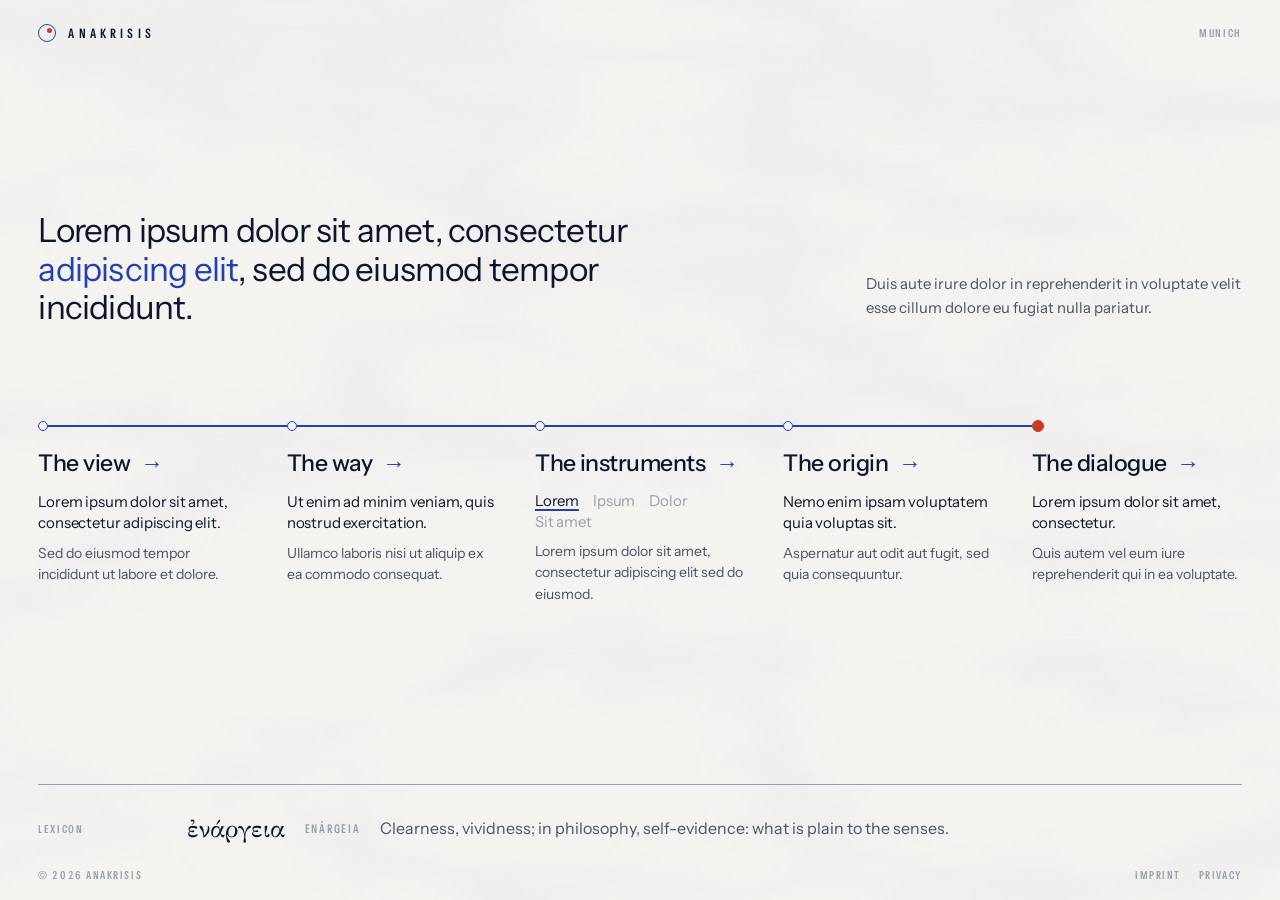
<file: index.html>
<!doctype html>
<html lang="en">
<head>
<meta charset="utf-8">
<meta name="viewport" content="width=device-width, initial-scale=1">
<title>Anakrisis</title>
<meta name="description" content="Anakrisis — lorem ipsum dolor sit amet, consectetur adipiscing elit.">
<meta property="og:type" content="website">
<meta property="og:title" content="Anakrisis">
<meta property="og:description" content="Anakrisis — lorem ipsum dolor sit amet, consectetur adipiscing elit.">
<meta property="og:image" content="https://www.anakrisis.eu/assets/img/og-image.png">
<meta name="twitter:card" content="summary_large_image">
<link rel="icon" href="./assets/img/favicon.svg" type="image/svg+xml">
<link rel="stylesheet" href="./assets/css/site.css">
<script src="./assets/js/site.js" defer></script>
</head>
<body class="home anim">
<script>/* the intro plays only when arriving from outside the site */try{if(new URL(document.referrer).origin===location.origin)document.body.classList.remove("anim")}catch(e){}</script>

<header class="hdr">
  <a class="mark" href="./" aria-label="Anakrisis, home"><span class="lens"></span>Anakrisis</a>
  <span class="lab">Munich</span>
</header>

<main>
  <section class="thesis">
    <p class="st">Lorem ipsum dolor sit amet, consectetur <em>adipiscing elit</em>, sed do eiusmod tempor incididunt.</p>
    <p class="p">Duis aute irure dolor in reprehenderit in voluptate velit esse cillum dolore eu fugiat nulla pariatur.</p>
  </section>

  <section class="path" aria-label="Sections">
    <span class="line" aria-hidden="true"></span>

    <div class="stn">
      <a class="go wide" href="the-view/">The view <span>→</span></a>
      <p class="s1">Lorem ipsum dolor sit amet, consectetur adipiscing elit.</p>
      <p class="s2">Sed do eiusmod tempor incididunt ut labore et dolore.</p>
    </div>

    <div class="stn">
      <a class="go wide" href="the-way/">The way <span>→</span></a>
      <p class="s1">Ut enim ad minim veniam, quis nostrud exercitation.</p>
      <p class="s2">Ullamco laboris nisi ut aliquip ex ea commodo consequat.</p>
    </div>

    <div class="stn">
      <a class="go" href="the-instruments/">The instruments <span>→</span></a>
      <div class="names" id="names">
        <a href="the-instruments/lorem/" style="view-transition-name:inst-lorem" class="on" data-desc="Lorem ipsum dolor sit amet, consectetur adipiscing elit sed do eiusmod.">Lorem</a>
        <a href="the-instruments/ipsum/" style="view-transition-name:inst-ipsum" data-desc="Eaque ipsa quae ab illo inventore veritatis et quasi architecto beatae.">Ipsum</a>
        <a href="the-instruments/dolor/" style="view-transition-name:inst-dolor" data-desc="Nemo enim ipsam voluptatem quia voluptas sit aspernatur aut odit aut fugit.">Dolor</a>
        <a href="the-instruments/sit-amet/" style="view-transition-name:inst-sit-amet" data-desc="Neque porro quisquam est, qui dolorem ipsum quia dolor sit amet.">Sit amet</a>
      </div>
      <p class="s2" id="names-desc">Lorem ipsum dolor sit amet, consectetur adipiscing elit sed do eiusmod.</p>
    </div>

    <div class="stn">
      <a class="go wide" href="the-origin/">The origin <span>→</span></a>
      <p class="s1">Nemo enim ipsam voluptatem quia voluptas sit.</p>
      <p class="s2">Aspernatur aut odit aut fugit, sed quia consequuntur.</p>
    </div>

    <div class="stn end">
      <a class="go wide" href="the-dialogue/">The dialogue <span>→</span></a>
      <p class="s1">Lorem ipsum dolor sit amet, consectetur.</p>
      <p class="s2">Quis autem vel eum iure reprehenderit qui in ea voluptate.</p>
    </div>
  </section>
</main>

<footer class="site-foot">
  <div class="lex" id="lex">
    <span class="lex-bar" id="lex-bar" aria-hidden="true"></span>
    <span class="lab">Lexicon</span>
    <div class="lex-stage" id="lex-stage"></div>
  </div>
  <div class="legal lab">
    <span>© <span data-year>2026</span> Anakrisis</span>
    <nav aria-label="Legal"><a href="./imprint/">Imprint</a><a href="./privacy/">Privacy</a></nav>
  </div>
</footer>
</body>
</html>
</file>
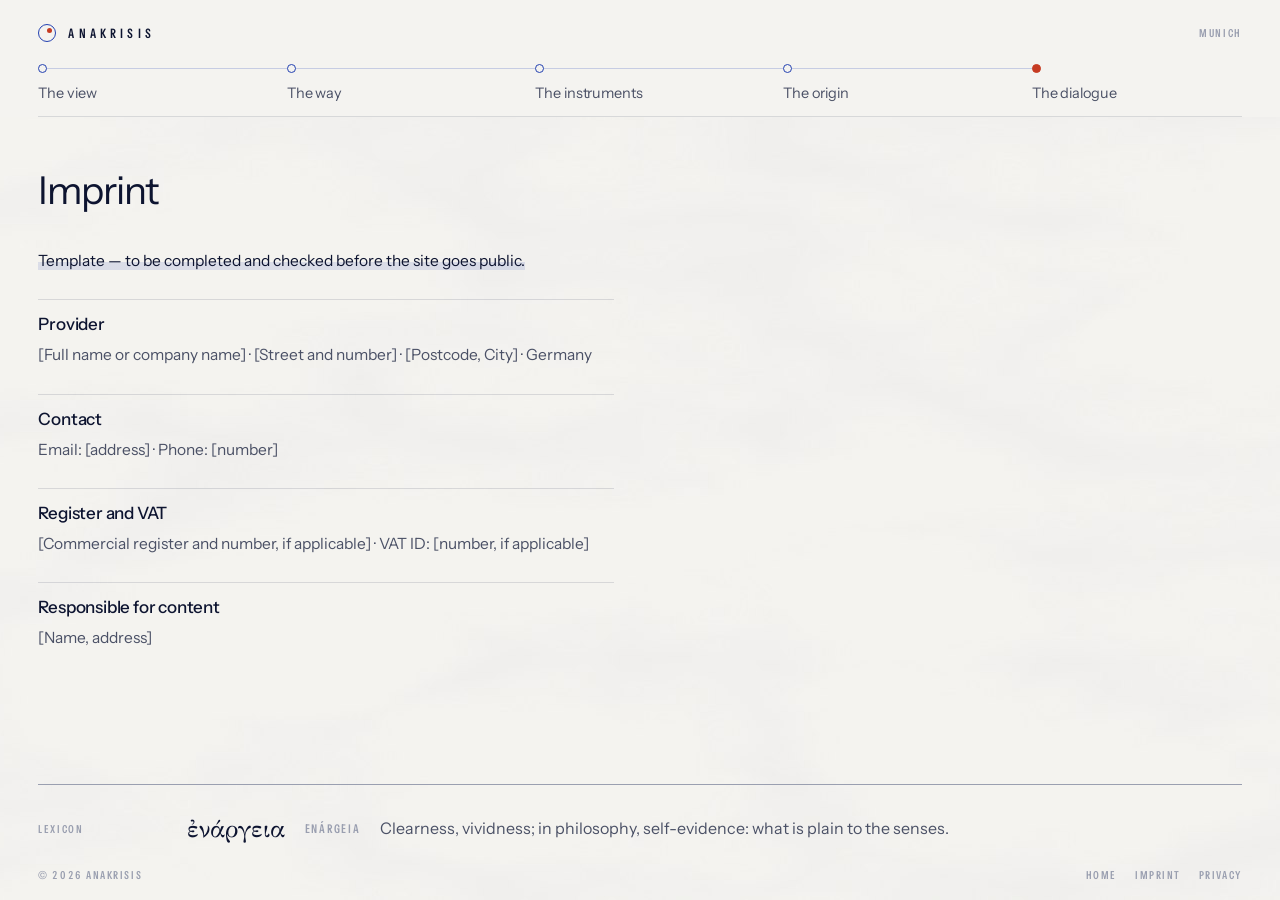
<file: imprint/index.html>
<!doctype html>
<html lang="en">
<head>
<meta charset="utf-8">
<meta name="viewport" content="width=device-width, initial-scale=1">
<title>Imprint — Anakrisis</title>
<meta name="description" content="Imprint">
<meta property="og:type" content="website">
<meta property="og:title" content="Imprint — Anakrisis">
<meta property="og:description" content="Imprint">
<meta property="og:image" content="https://www.anakrisis.eu/assets/img/og-image.png">
<meta name="twitter:card" content="summary_large_image">
<link rel="icon" href="../assets/img/favicon.svg" type="image/svg+xml">
<link rel="stylesheet" href="../assets/css/site.css">
<script src="../assets/js/site.js" defer></script>
</head>
<body class="page">
<div class="top">
  <div class="hdr">
    <a class="mark" href="../" aria-label="Anakrisis, home"><span class="lens"></span>Anakrisis</a>
    <span class="lab">Munich</span>
  </div>
  <nav class="trail" aria-label="Sections">
    <span class="rail" aria-hidden="true"></span>
    <span class="walk" aria-hidden="true"></span>
    <a href="../the-view/">The view</a>
    <a href="../the-way/">The way</a>
    <a href="../the-instruments/">The instruments</a>
    <a href="../the-origin/">The origin</a>
    <a href="../the-dialogue/" class="end">The dialogue</a>
  </nav>
</div>

<main>
  <div class="grid">
    <div class="col-head">
      <h1 class="title">Imprint</h1>
    </div>
    <div class="col-text">
      <div class="body" style="padding-bottom:clamp(48px,9vh,96px)">
        <p><span class="sel">Template — to be completed and checked before the site goes public.</span></p>
        <h2>Provider</h2>
        <p>[Full name or company name] · [Street and number] · [Postcode, City] · Germany</p>
        <h2>Contact</h2>
        <p>Email: [address] · Phone: [number]</p>
        <h2>Register and VAT</h2>
        <p>[Commercial register and number, if applicable] · VAT ID: [number, if applicable]</p>
        <h2>Responsible for content</h2>
        <p>[Name, address]</p>
      </div>
    </div>
  </div>
</main>

<footer class="site-foot">
  <div class="lex" id="lex">
    <span class="lex-bar" id="lex-bar" aria-hidden="true"></span>
    <span class="lab">Lexicon</span>
    <div class="lex-stage" id="lex-stage"></div>
  </div>
  <div class="legal lab">
    <span>© <span data-year>2026</span> Anakrisis</span>
    <nav aria-label="Site"><a href="../">Home</a><a href="../imprint/">Imprint</a><a href="../privacy/">Privacy</a></nav>
  </div>
</footer>
</body>
</html>
</file>
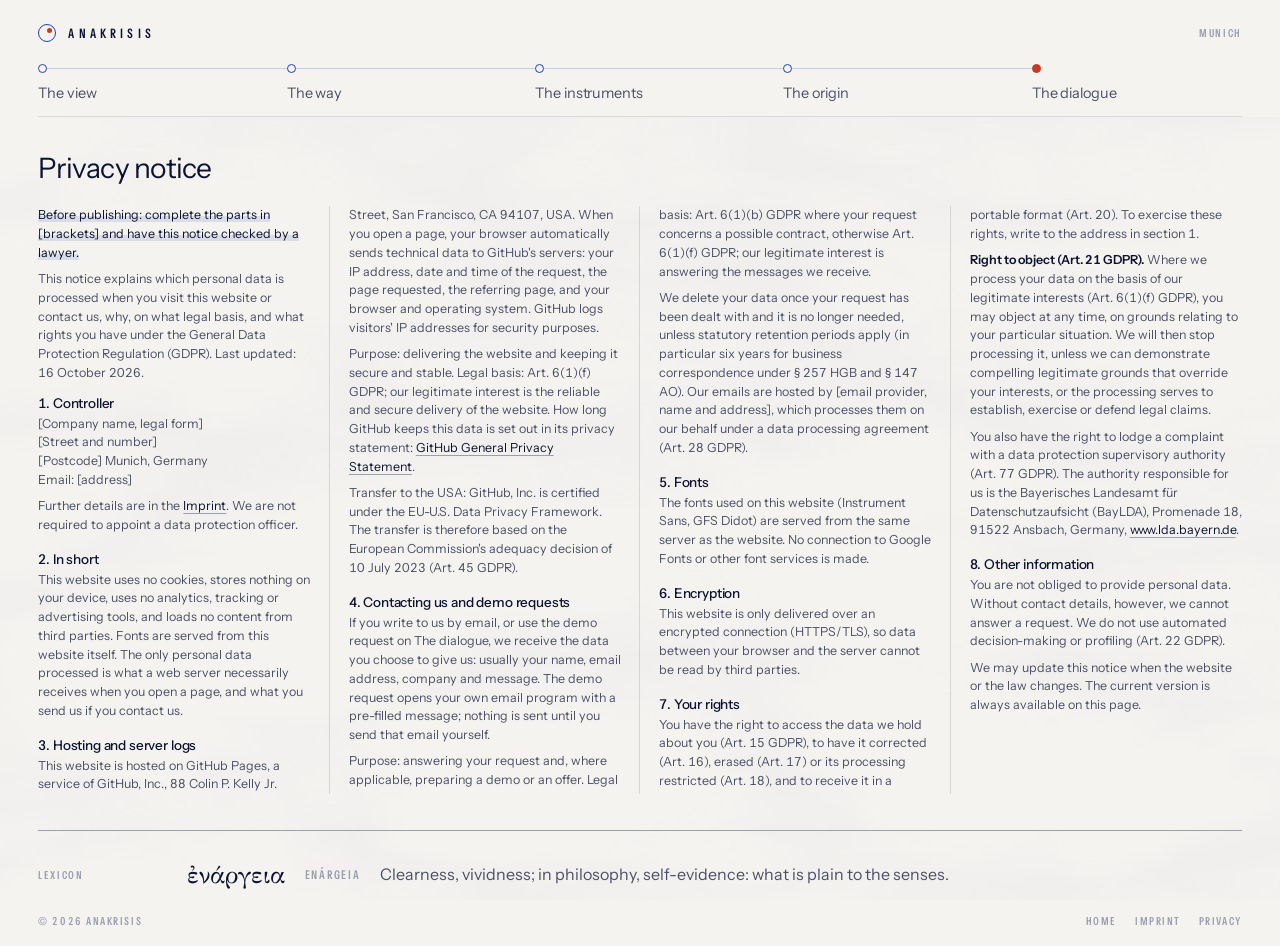
<file: privacy/index.html>
<!doctype html>
<html lang="en">
<head>
<meta charset="utf-8">
<meta name="viewport" content="width=device-width, initial-scale=1">
<title>Privacy notice — Anakrisis</title>
<meta name="description" content="Privacy notice">
<meta property="og:type" content="website">
<meta property="og:title" content="Privacy — Anakrisis">
<meta property="og:description" content="Privacy notice">
<meta property="og:image" content="https://www.anakrisis.eu/assets/img/og-image.png">
<meta name="twitter:card" content="summary_large_image">
<link rel="icon" href="../assets/img/favicon.svg" type="image/svg+xml">
<link rel="stylesheet" href="../assets/css/site.css">
<script src="../assets/js/site.js" defer></script>
</head>
<body class="page">
<div class="top">
  <div class="hdr">
    <a class="mark" href="../" aria-label="Anakrisis, home"><span class="lens"></span>Anakrisis</a>
    <span class="lab">Munich</span>
  </div>
  <nav class="trail" aria-label="Sections">
    <span class="rail" aria-hidden="true"></span>
    <span class="walk" aria-hidden="true"></span>
    <a href="../the-view/">The view</a>
    <a href="../the-way/">The way</a>
    <a href="../the-instruments/">The instruments</a>
    <a href="../the-origin/">The origin</a>
    <a href="../the-dialogue/" class="end">The dialogue</a>
  </nav>
</div>

<main>
  <div class="grid">
    <div class="col-head">
      <h1 class="title">Privacy notice</h1>
    </div>
    <div class="col-text">
      <div class="body legal-text">
        <p><span class="sel">Before publishing: complete the parts in [brackets] and have this notice checked by a lawyer.</span></p>
        <p>This notice explains which personal data is processed when you visit this website or contact us, why, on what legal basis, and what rights you have under the General Data Protection Regulation (GDPR). Last updated: 16 October 2026.</p>

        <h2>1. Controller</h2>
        <p>[Company name, legal form]<br>[Street and number]<br>[Postcode] Munich, Germany<br>Email: [address]</p>
        <p>Further details are in the <a href="../imprint/">Imprint</a>. We are not required to appoint a data protection officer.</p>

        <h2>2. In short</h2>
        <p>This website uses no cookies, stores nothing on your device, uses no analytics, tracking or advertising tools, and loads no content from third parties. Fonts are served from this website itself. The only personal data processed is what a web server necessarily receives when you open a page, and what you send us if you contact us.</p>

        <h2>3. Hosting and server logs</h2>
        <p>This website is hosted on GitHub Pages, a service of GitHub, Inc., 88 Colin P. Kelly Jr. Street, San Francisco, CA 94107, USA. When you open a page, your browser automatically sends technical data to GitHub's servers: your IP address, date and time of the request, the page requested, the referring page, and your browser and operating system. GitHub logs visitors' IP addresses for security purposes.</p>
        <p>Purpose: delivering the website and keeping it secure and stable. Legal basis: Art. 6(1)(f) GDPR; our legitimate interest is the reliable and secure delivery of the website. How long GitHub keeps this data is set out in its privacy statement: <a href="https://docs.github.com/en/site-policy/privacy-policies/github-general-privacy-statement">GitHub General Privacy Statement</a>.</p>
        <p>Transfer to the USA: GitHub, Inc. is certified under the EU-U.S. Data Privacy Framework. The transfer is therefore based on the European Commission's adequacy decision of 10 July 2023 (Art. 45 GDPR).</p>

        <h2>4. Contacting us and demo requests</h2>
        <p>If you write to us by email, or use the demo request on The dialogue, we receive the data you choose to give us: usually your name, email address, company and message. The demo request opens your own email program with a pre-filled message; nothing is sent until you send that email yourself.</p>
        <p>Purpose: answering your request and, where applicable, preparing a demo or an offer. Legal basis: Art. 6(1)(b) GDPR where your request concerns a possible contract, otherwise Art. 6(1)(f) GDPR; our legitimate interest is answering the messages we receive.</p>
        <p>We delete your data once your request has been dealt with and it is no longer needed, unless statutory retention periods apply (in particular six years for business correspondence under § 257 HGB and § 147 AO). Our emails are hosted by [email provider, name and address], which processes them on our behalf under a data processing agreement (Art. 28 GDPR).</p>
        <!-- If a form service is configured in assets/js/site.js (CONFIG.formEndpoint), add a paragraph here:
             name and address of the service, that it receives the form data on our behalf (Art. 28 GDPR),
             where its servers are and, if outside the EU, the basis for the transfer. -->

        <h2>5. Fonts</h2>
        <p>The fonts used on this website (Instrument Sans, GFS Didot) are served from the same server as the website. No connection to Google Fonts or other font services is made.</p>

        <h2>6. Encryption</h2>
        <p>This website is only delivered over an encrypted connection (HTTPS/TLS), so data between your browser and the server cannot be read by third parties.</p>

        <h2>7. Your rights</h2>
        <p>You have the right to access the data we hold about you (Art. 15 GDPR), to have it corrected (Art. 16), erased (Art. 17) or its processing restricted (Art. 18), and to receive it in a portable format (Art. 20). To exercise these rights, write to the address in section 1.</p>
        <p><b>Right to object (Art. 21 GDPR).</b> Where we process your data on the basis of our legitimate interests (Art. 6(1)(f) GDPR), you may object at any time, on grounds relating to your particular situation. We will then stop processing it, unless we can demonstrate compelling legitimate grounds that override your interests, or the processing serves to establish, exercise or defend legal claims.</p>
        <p>You also have the right to lodge a complaint with a data protection supervisory authority (Art. 77 GDPR). The authority responsible for us is the Bayerisches Landesamt für Datenschutzaufsicht (BayLDA), Promenade 18, 91522 Ansbach, Germany, <a href="https://www.lda.bayern.de">www.lda.bayern.de</a>.</p>

        <h2>8. Other information</h2>
        <p>You are not obliged to provide personal data. Without contact details, however, we cannot answer a request. We do not use automated decision-making or profiling (Art. 22 GDPR).</p>
        <p>We may update this notice when the website or the law changes. The current version is always available on this page.</p>
      </div>
    </div>
  </div>
</main>

<footer class="site-foot">
  <div class="lex" id="lex">
    <span class="lex-bar" id="lex-bar" aria-hidden="true"></span>
    <span class="lab">Lexicon</span>
    <div class="lex-stage" id="lex-stage"></div>
  </div>
  <div class="legal lab">
    <span>© <span data-year>2026</span> Anakrisis</span>
    <nav aria-label="Site"><a href="../">Home</a><a href="../imprint/">Imprint</a><a href="../privacy/">Privacy</a></nav>
  </div>
</footer>
</body>
</html>
</file>
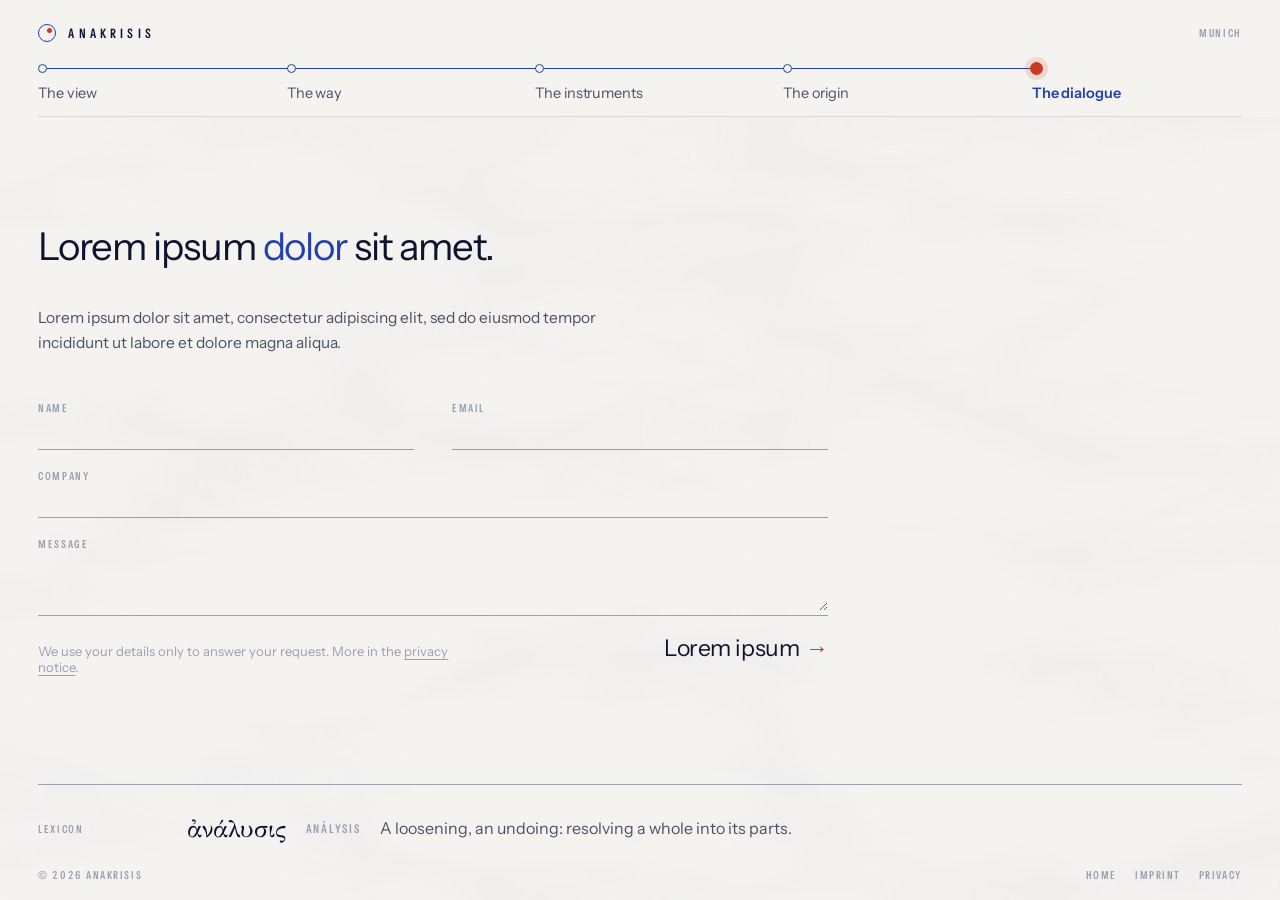
<file: the-dialogue/index.html>
<!doctype html>
<html lang="en">
<head>
<meta charset="utf-8">
<meta name="viewport" content="width=device-width, initial-scale=1">
<title>The dialogue — Anakrisis</title>
<meta name="description" content="Anakrisis — lorem ipsum dolor sit amet, consectetur adipiscing elit.">
<meta property="og:type" content="website">
<meta property="og:title" content="The dialogue — Anakrisis">
<meta property="og:description" content="Anakrisis — lorem ipsum dolor sit amet, consectetur adipiscing elit.">
<meta property="og:image" content="https://www.anakrisis.eu/assets/img/og-image.png">
<meta name="twitter:card" content="summary_large_image">
<link rel="icon" href="../assets/img/favicon.svg" type="image/svg+xml">
<link rel="stylesheet" href="../assets/css/site.css">
<script src="../assets/js/site.js" defer></script>
</head>
<body class="page">
<div class="top">
  <div class="hdr">
    <a class="mark" href="../" aria-label="Anakrisis, home"><span class="lens"></span>Anakrisis</a>
    <span class="lab">Munich</span>
  </div>
  <nav class="trail" aria-label="Sections" style="--k:5">
    <span class="rail" aria-hidden="true"></span>
    <span class="walk" aria-hidden="true"></span>
    <a href="../the-view/">The view</a>
    <a href="../the-way/">The way</a>
    <a href="../the-instruments/">The instruments</a>
    <a href="../the-origin/">The origin</a>
    <a href="../the-dialogue/" aria-current="page" class="end">The dialogue</a>
    <span class="here" aria-hidden="true"></span>
  </nav>
</div>

<main>
  <div class="grid">
    <div class="col-head">
      <h1 class="title">Lorem ipsum <em>dolor</em> sit amet.</h1>
    </div>
    <div class="col-text">
      <div class="body"><p>Lorem ipsum dolor sit amet, consectetur adipiscing elit, sed do eiusmod tempor incididunt ut labore et dolore magna aliqua.</p></div>
    </div>

    <form class="form" id="dialogue-form" novalidate>
      <label class="field"><span class="lab">Name</span><input name="name" autocomplete="name" required></label>
      <label class="field"><span class="lab">Email</span><input name="email" type="email" autocomplete="email" required></label>
      <label class="field full"><span class="lab">Company</span><input name="company" autocomplete="organization"></label>
      <label class="field full"><span class="lab">Message</span><textarea name="message" rows="2"></textarea></label>
      <label class="sr-only" aria-hidden="true">Website<input name="website" tabindex="-1" autocomplete="off"></label>
      <div class="form-end">
        <p>We use your details only to answer your request. More in the <a href="../privacy/">privacy notice</a>.</p>
        <button class="send" type="submit">Lorem ipsum<span>→</span></button>
      </div>
    </form>
    <p class="thanks" id="thanks" hidden>Thank you. Lorem ipsum dolor sit amet.</p>
  </div>
</main>

<footer class="site-foot">
  <div class="lex" id="lex">
    <span class="lex-bar" id="lex-bar" aria-hidden="true"></span>
    <span class="lab">Lexicon</span>
    <div class="lex-stage" id="lex-stage"></div>
  </div>
  <div class="legal lab">
    <span>© <span data-year>2026</span> Anakrisis</span>
    <nav aria-label="Site"><a href="../">Home</a><a href="../imprint/">Imprint</a><a href="../privacy/">Privacy</a></nav>
  </div>
</footer>
</body>
</html>
</file>
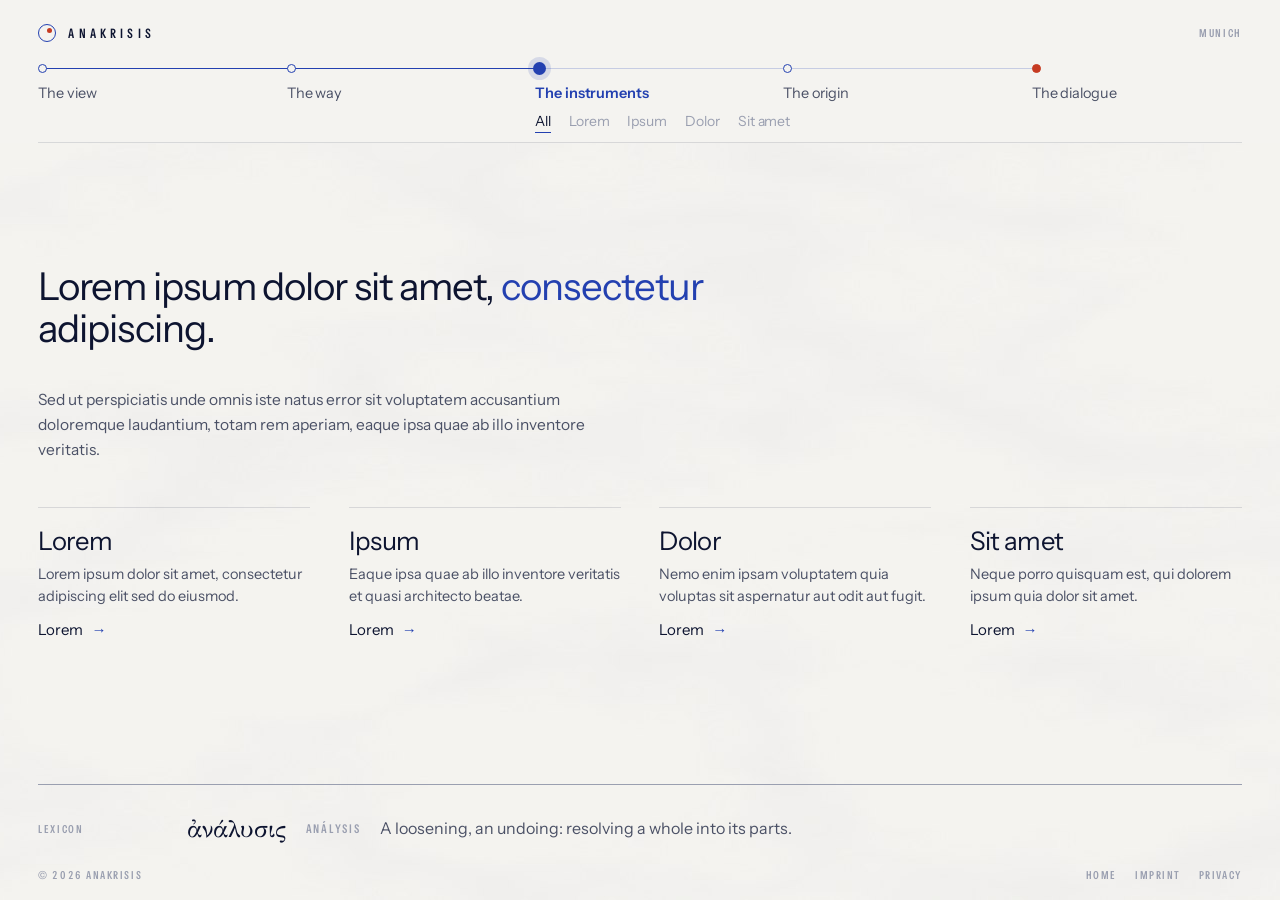
<file: the-instruments/index.html>
<!doctype html>
<html lang="en">
<head>
<meta charset="utf-8">
<meta name="viewport" content="width=device-width, initial-scale=1">
<title>The instruments — Anakrisis</title>
<meta name="description" content="Anakrisis — lorem ipsum dolor sit amet, consectetur adipiscing elit.">
<meta property="og:type" content="website">
<meta property="og:title" content="The instruments — Anakrisis">
<meta property="og:description" content="Anakrisis — lorem ipsum dolor sit amet, consectetur adipiscing elit.">
<meta property="og:image" content="https://www.anakrisis.eu/assets/img/og-image.png">
<meta name="twitter:card" content="summary_large_image">
<link rel="icon" href="../assets/img/favicon.svg" type="image/svg+xml">
<link rel="stylesheet" href="../assets/css/site.css">
<script src="../assets/js/site.js" defer></script>
</head>
<body class="page">
<div class="top">
  <div class="hdr">
    <a class="mark" href="../" aria-label="Anakrisis, home"><span class="lens"></span>Anakrisis</a>
    <span class="lab">Munich</span>
  </div>
  <nav class="trail" aria-label="Sections" style="--k:3">
    <span class="rail" aria-hidden="true"></span>
    <span class="walk" aria-hidden="true"></span>
    <a href="../the-view/">The view</a>
    <a href="../the-way/">The way</a>
    <a href="../the-instruments/" aria-current="page">The instruments</a>
    <a href="../the-origin/">The origin</a>
    <a href="../the-dialogue/" class="end">The dialogue</a>
    <span class="here" aria-hidden="true"></span>
  </nav>
  <nav class="sub" aria-label="Instruments"><div>
    <a href="./" aria-current="page">All</a>
    <a href="lorem/">Lorem</a>
    <a href="ipsum/">Ipsum</a>
    <a href="dolor/">Dolor</a>
    <a href="sit-amet/">Sit amet</a>
  </div></nav>
</div>

<main>
  <div class="grid">
    <div class="col-head">
      <h1 class="title">Lorem ipsum dolor sit amet, <em>consectetur</em> adipiscing.</h1>
    </div>
    <div class="col-text">
      <div class="body"><p>Sed ut perspiciatis unde omnis iste natus error sit voluptatem accusantium doloremque laudantium, totam rem aperiam, eaque ipsa quae ab illo inventore veritatis.</p></div>
    </div>

    <div class="inst-grid">
      <a class="inst" href="lorem/">
        <h2 style="view-transition-name:inst-lorem">Lorem</h2>
        <p>Lorem ipsum dolor sit amet, consectetur adipiscing elit sed do eiusmod.</p>
        <span class="more">Lorem <span>→</span></span>
      </a>
      <a class="inst" href="ipsum/">
        <h2 style="view-transition-name:inst-ipsum">Ipsum</h2>
        <p>Eaque ipsa quae ab illo inventore veritatis et quasi architecto beatae.</p>
        <span class="more">Lorem <span>→</span></span>
      </a>
      <a class="inst" href="dolor/">
        <h2 style="view-transition-name:inst-dolor">Dolor</h2>
        <p>Nemo enim ipsam voluptatem quia voluptas sit aspernatur aut odit aut fugit.</p>
        <span class="more">Lorem <span>→</span></span>
      </a>
      <a class="inst" href="sit-amet/">
        <h2 style="view-transition-name:inst-sit-amet">Sit amet</h2>
        <p>Neque porro quisquam est, qui dolorem ipsum quia dolor sit amet.</p>
        <span class="more">Lorem <span>→</span></span>
      </a>
    </div>
  </div>
</main>

<footer class="site-foot">
  <div class="lex" id="lex">
    <span class="lex-bar" id="lex-bar" aria-hidden="true"></span>
    <span class="lab">Lexicon</span>
    <div class="lex-stage" id="lex-stage"></div>
  </div>
  <div class="legal lab">
    <span>© <span data-year>2026</span> Anakrisis</span>
    <nav aria-label="Site"><a href="../">Home</a><a href="../imprint/">Imprint</a><a href="../privacy/">Privacy</a></nav>
  </div>
</footer>
</body>
</html>
</file>
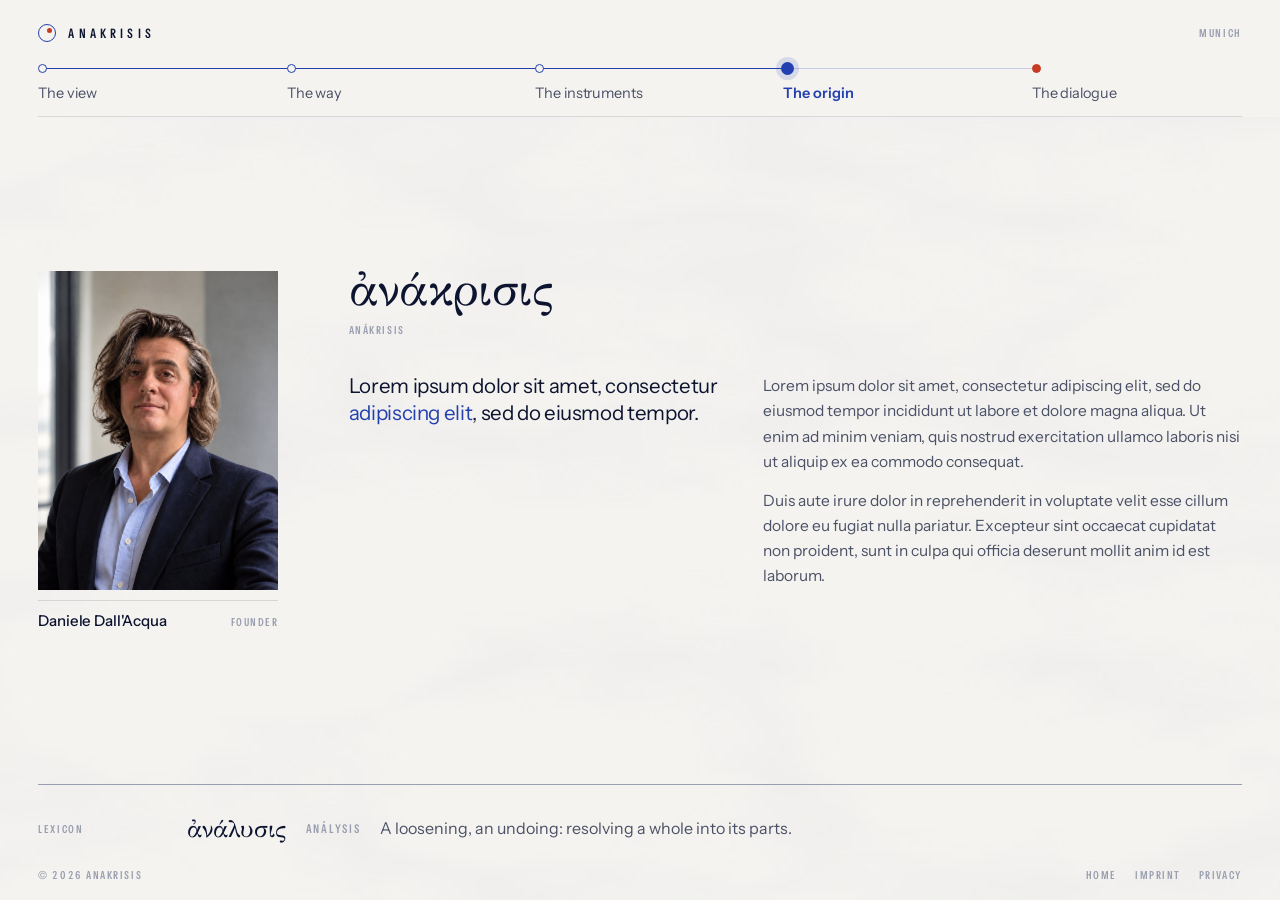
<file: the-origin/index.html>
<!doctype html>
<html lang="en">
<head>
<meta charset="utf-8">
<meta name="viewport" content="width=device-width, initial-scale=1">
<title>The origin — Anakrisis</title>
<meta name="description" content="Anakrisis — lorem ipsum dolor sit amet, consectetur adipiscing elit.">
<meta property="og:type" content="website">
<meta property="og:title" content="The origin — Anakrisis">
<meta property="og:description" content="Anakrisis — lorem ipsum dolor sit amet, consectetur adipiscing elit.">
<meta property="og:image" content="https://www.anakrisis.eu/assets/img/og-image.png">
<meta name="twitter:card" content="summary_large_image">
<link rel="icon" href="../assets/img/favicon.svg" type="image/svg+xml">
<link rel="stylesheet" href="../assets/css/site.css">
<script src="../assets/js/site.js" defer></script>
</head>
<body class="page">
<div class="top">
  <div class="hdr">
    <a class="mark" href="../" aria-label="Anakrisis, home"><span class="lens"></span>Anakrisis</a>
    <span class="lab">Munich</span>
  </div>
  <nav class="trail" aria-label="Sections" style="--k:4">
    <span class="rail" aria-hidden="true"></span>
    <span class="walk" aria-hidden="true"></span>
    <a href="../the-view/">The view</a>
    <a href="../the-way/">The way</a>
    <a href="../the-instruments/">The instruments</a>
    <a href="../the-origin/" aria-current="page">The origin</a>
    <a href="../the-dialogue/" class="end">The dialogue</a>
    <span class="here" aria-hidden="true"></span>
  </nav>
</div>

<main>
  <div class="grid">
    <figure class="portrait">
      <img src="../assets/img/portrait.jpg" width="816" height="1085" alt="Portrait of Daniele Dall'Acqua">
      <figcaption><b>Daniele Dall'Acqua</b><span class="lab">Founder</span></figcaption>
    </figure>

    <div class="col-side">
      <div class="greek-xl" lang="grc">ἀνάκρισις</div>
      <span class="translit lab">anákrisis</span>

      <p class="lead">Lorem ipsum dolor sit amet, consectetur <em class="k">adipiscing elit</em>, sed do eiusmod tempor.</p>
      <div class="body">
        <p>Lorem ipsum dolor sit amet, consectetur adipiscing elit, sed do eiusmod tempor incididunt ut labore et dolore magna aliqua. Ut enim ad minim veniam, quis nostrud exercitation ullamco laboris nisi ut aliquip ex ea commodo consequat.</p>
        <p>Duis aute irure dolor in reprehenderit in voluptate velit esse cillum dolore eu fugiat nulla pariatur. Excepteur sint occaecat cupidatat non proident, sunt in culpa qui officia deserunt mollit anim id est laborum.</p>
      </div>
    </div>
  </div>
</main>

<footer class="site-foot">
  <div class="lex" id="lex">
    <span class="lex-bar" id="lex-bar" aria-hidden="true"></span>
    <span class="lab">Lexicon</span>
    <div class="lex-stage" id="lex-stage"></div>
  </div>
  <div class="legal lab">
    <span>© <span data-year>2026</span> Anakrisis</span>
    <nav aria-label="Site"><a href="../">Home</a><a href="../imprint/">Imprint</a><a href="../privacy/">Privacy</a></nav>
  </div>
</footer>
</body>
</html>
</file>
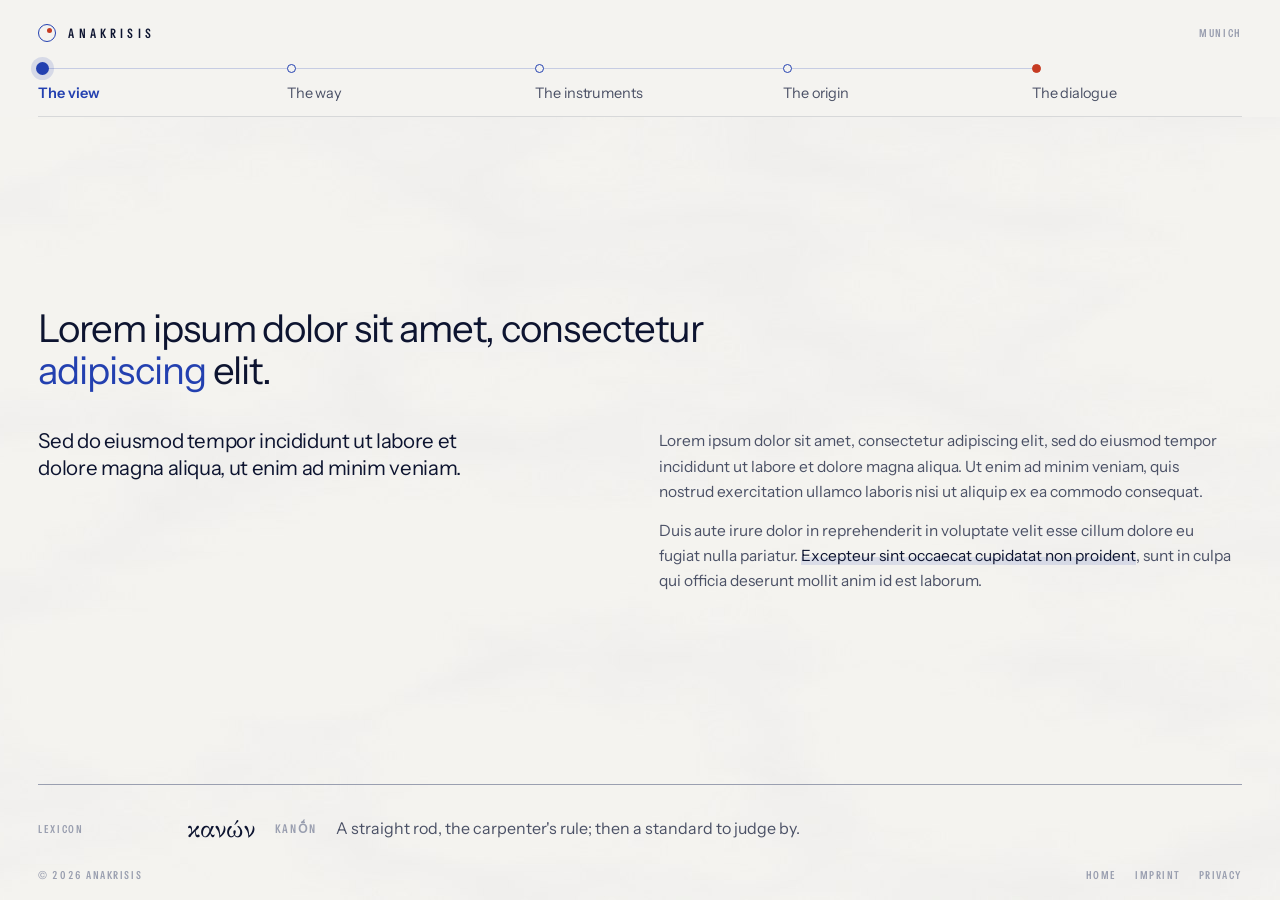
<file: the-view/index.html>
<!doctype html>
<html lang="en">
<head>
<meta charset="utf-8">
<meta name="viewport" content="width=device-width, initial-scale=1">
<title>The view — Anakrisis</title>
<meta name="description" content="Anakrisis — lorem ipsum dolor sit amet, consectetur adipiscing elit.">
<meta property="og:type" content="website">
<meta property="og:title" content="The view — Anakrisis">
<meta property="og:description" content="Anakrisis — lorem ipsum dolor sit amet, consectetur adipiscing elit.">
<meta property="og:image" content="https://www.anakrisis.eu/assets/img/og-image.png">
<meta name="twitter:card" content="summary_large_image">
<link rel="icon" href="../assets/img/favicon.svg" type="image/svg+xml">
<link rel="stylesheet" href="../assets/css/site.css">
<script src="../assets/js/site.js" defer></script>
</head>
<body class="page">
<div class="top">
  <div class="hdr">
    <a class="mark" href="../" aria-label="Anakrisis, home"><span class="lens"></span>Anakrisis</a>
    <span class="lab">Munich</span>
  </div>
  <nav class="trail" aria-label="Sections" style="--k:1">
    <span class="rail" aria-hidden="true"></span>
    <span class="walk" aria-hidden="true"></span>
    <a href="../the-view/" aria-current="page">The view</a>
    <a href="../the-way/">The way</a>
    <a href="../the-instruments/">The instruments</a>
    <a href="../the-origin/">The origin</a>
    <a href="../the-dialogue/" class="end">The dialogue</a>
    <span class="here" aria-hidden="true"></span>
  </nav>
</div>

<main>
  <div class="grid">
    <div class="col-head">
      <h1 class="title">Lorem ipsum dolor sit amet, consectetur <em>adipiscing</em> elit.</h1>
    </div>
    <div class="col-text">
      <p class="lead">Sed do eiusmod tempor incididunt ut labore et dolore magna aliqua, ut enim ad minim veniam.</p>
      <div class="body">
        <p>Lorem ipsum dolor sit amet, consectetur adipiscing elit, sed do eiusmod tempor incididunt ut labore et dolore magna aliqua. Ut enim ad minim veniam, quis nostrud exercitation ullamco laboris nisi ut aliquip ex ea commodo consequat.</p>
        <p>Duis aute irure dolor in reprehenderit in voluptate velit esse cillum dolore eu fugiat nulla pariatur. <span class="sel">Excepteur sint occaecat cupidatat non proident</span>, sunt in culpa qui officia deserunt mollit anim id est laborum.</p>
      </div>
    </div>
  </div>
</main>

<footer class="site-foot">
  <div class="lex" id="lex">
    <span class="lex-bar" id="lex-bar" aria-hidden="true"></span>
    <span class="lab">Lexicon</span>
    <div class="lex-stage" id="lex-stage"></div>
  </div>
  <div class="legal lab">
    <span>© <span data-year>2026</span> Anakrisis</span>
    <nav aria-label="Site"><a href="../">Home</a><a href="../imprint/">Imprint</a><a href="../privacy/">Privacy</a></nav>
  </div>
</footer>
</body>
</html>
</file>
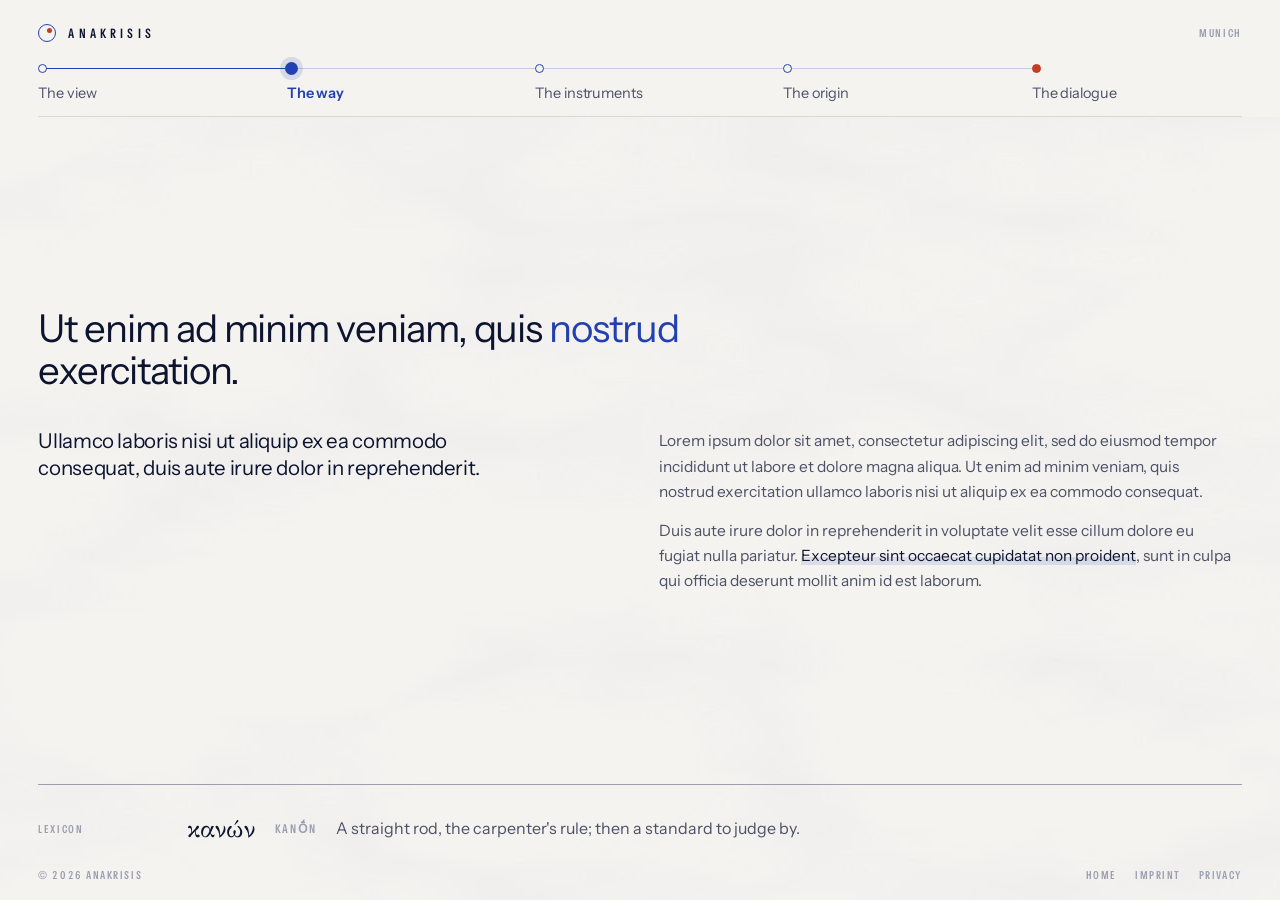
<file: the-way/index.html>
<!doctype html>
<html lang="en">
<head>
<meta charset="utf-8">
<meta name="viewport" content="width=device-width, initial-scale=1">
<title>The way — Anakrisis</title>
<meta name="description" content="Anakrisis — lorem ipsum dolor sit amet, consectetur adipiscing elit.">
<meta property="og:type" content="website">
<meta property="og:title" content="The way — Anakrisis">
<meta property="og:description" content="Anakrisis — lorem ipsum dolor sit amet, consectetur adipiscing elit.">
<meta property="og:image" content="https://www.anakrisis.eu/assets/img/og-image.png">
<meta name="twitter:card" content="summary_large_image">
<link rel="icon" href="../assets/img/favicon.svg" type="image/svg+xml">
<link rel="stylesheet" href="../assets/css/site.css">
<script src="../assets/js/site.js" defer></script>
</head>
<body class="page">
<div class="top">
  <div class="hdr">
    <a class="mark" href="../" aria-label="Anakrisis, home"><span class="lens"></span>Anakrisis</a>
    <span class="lab">Munich</span>
  </div>
  <nav class="trail" aria-label="Sections" style="--k:2">
    <span class="rail" aria-hidden="true"></span>
    <span class="walk" aria-hidden="true"></span>
    <a href="../the-view/">The view</a>
    <a href="../the-way/" aria-current="page">The way</a>
    <a href="../the-instruments/">The instruments</a>
    <a href="../the-origin/">The origin</a>
    <a href="../the-dialogue/" class="end">The dialogue</a>
    <span class="here" aria-hidden="true"></span>
  </nav>
</div>

<main>
  <div class="grid">
    <div class="col-head">
      <h1 class="title">Ut enim ad minim veniam, quis <em>nostrud</em> exercitation.</h1>
    </div>
    <div class="col-text">
      <p class="lead">Ullamco laboris nisi ut aliquip ex ea commodo consequat, duis aute irure dolor in reprehenderit.</p>
      <div class="body">
        <p>Lorem ipsum dolor sit amet, consectetur adipiscing elit, sed do eiusmod tempor incididunt ut labore et dolore magna aliqua. Ut enim ad minim veniam, quis nostrud exercitation ullamco laboris nisi ut aliquip ex ea commodo consequat.</p>
        <p>Duis aute irure dolor in reprehenderit in voluptate velit esse cillum dolore eu fugiat nulla pariatur. <span class="sel">Excepteur sint occaecat cupidatat non proident</span>, sunt in culpa qui officia deserunt mollit anim id est laborum.</p>
      </div>
    </div>
  </div>
</main>

<footer class="site-foot">
  <div class="lex" id="lex">
    <span class="lex-bar" id="lex-bar" aria-hidden="true"></span>
    <span class="lab">Lexicon</span>
    <div class="lex-stage" id="lex-stage"></div>
  </div>
  <div class="legal lab">
    <span>© <span data-year>2026</span> Anakrisis</span>
    <nav aria-label="Site"><a href="../">Home</a><a href="../imprint/">Imprint</a><a href="../privacy/">Privacy</a></nav>
  </div>
</footer>
</body>
</html>
</file>
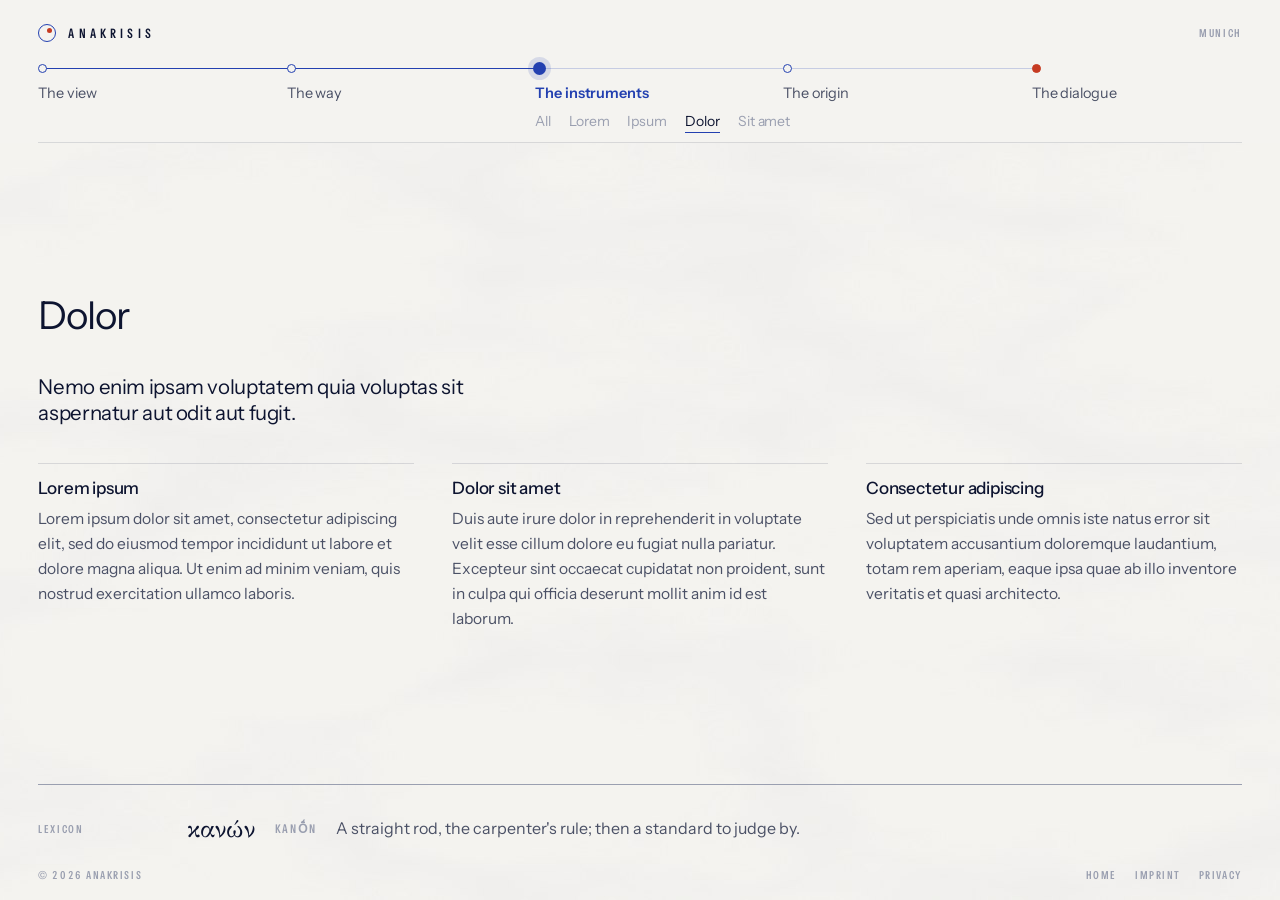
<file: the-instruments/dolor/index.html>
<!doctype html>
<html lang="en">
<head>
<meta charset="utf-8">
<meta name="viewport" content="width=device-width, initial-scale=1">
<title>Dolor — Anakrisis</title>
<meta name="description" content="Anakrisis — lorem ipsum dolor sit amet, consectetur adipiscing elit.">
<meta property="og:type" content="website">
<meta property="og:title" content="Dolor — Anakrisis">
<meta property="og:description" content="Anakrisis — lorem ipsum dolor sit amet, consectetur adipiscing elit.">
<meta property="og:image" content="https://www.anakrisis.eu/assets/img/og-image.png">
<meta name="twitter:card" content="summary_large_image">
<link rel="icon" href="../../assets/img/favicon.svg" type="image/svg+xml">
<link rel="stylesheet" href="../../assets/css/site.css">
<script src="../../assets/js/site.js" defer></script>
</head>
<body class="page">
<div class="top">
  <div class="hdr">
    <a class="mark" href="../../" aria-label="Anakrisis, home"><span class="lens"></span>Anakrisis</a>
    <span class="lab">Munich</span>
  </div>
  <nav class="trail" aria-label="Sections" style="--k:3">
    <span class="rail" aria-hidden="true"></span>
    <span class="walk" aria-hidden="true"></span>
    <a href="../../the-view/">The view</a>
    <a href="../../the-way/">The way</a>
    <a href="../../the-instruments/" aria-current="page">The instruments</a>
    <a href="../../the-origin/">The origin</a>
    <a href="../../the-dialogue/" class="end">The dialogue</a>
    <span class="here" aria-hidden="true"></span>
  </nav>
  <nav class="sub" aria-label="Instruments"><div>
    <a href="../">All</a>
    <a href="../lorem/">Lorem</a>
    <a href="../ipsum/">Ipsum</a>
    <a href="../dolor/" aria-current="page">Dolor</a>
    <a href="../sit-amet/">Sit amet</a>
  </div></nav>
</div>

<main>
  <div class="grid">
    <div class="col-head">
      <h1 class="title" style="view-transition-name:inst-dolor">Dolor</h1>
    </div>
    <div class="col-text">
      <p class="lead">Nemo enim ipsam voluptatem quia voluptas sit aspernatur aut odit aut fugit.</p>
      <div class="body sections">
        <h2>Lorem ipsum</h2>
        <p>Lorem ipsum dolor sit amet, consectetur adipiscing elit, sed do eiusmod tempor incididunt ut labore et dolore magna aliqua. Ut enim ad minim veniam, quis nostrud exercitation ullamco laboris.</p>
        <h2>Dolor sit amet</h2>
        <p>Duis aute irure dolor in reprehenderit in voluptate velit esse cillum dolore eu fugiat nulla pariatur. Excepteur sint occaecat cupidatat non proident, sunt in culpa qui officia deserunt mollit anim id est laborum.</p>
        <h2>Consectetur adipiscing</h2>
        <p>Sed ut perspiciatis unde omnis iste natus error sit voluptatem accusantium doloremque laudantium, totam rem aperiam, eaque ipsa quae ab illo inventore veritatis et quasi architecto.</p>
      </div>
    </div>
  </div>
</main>

<footer class="site-foot">
  <div class="lex" id="lex">
    <span class="lex-bar" id="lex-bar" aria-hidden="true"></span>
    <span class="lab">Lexicon</span>
    <div class="lex-stage" id="lex-stage"></div>
  </div>
  <div class="legal lab">
    <span>© <span data-year>2026</span> Anakrisis</span>
    <nav aria-label="Site"><a href="../../">Home</a><a href="../../imprint/">Imprint</a><a href="../../privacy/">Privacy</a></nav>
  </div>
</footer>
</body>
</html>
</file>
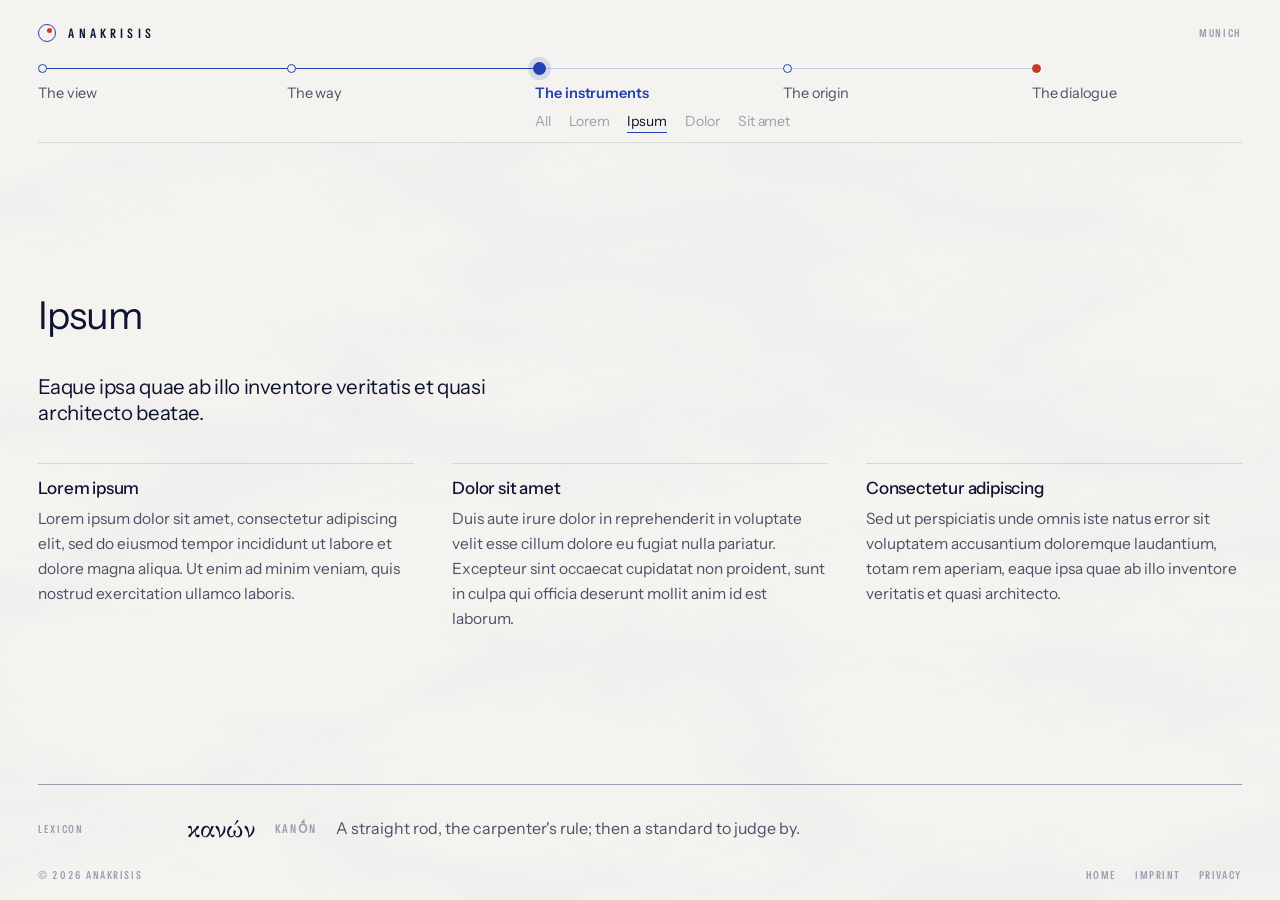
<file: the-instruments/ipsum/index.html>
<!doctype html>
<html lang="en">
<head>
<meta charset="utf-8">
<meta name="viewport" content="width=device-width, initial-scale=1">
<title>Ipsum — Anakrisis</title>
<meta name="description" content="Anakrisis — lorem ipsum dolor sit amet, consectetur adipiscing elit.">
<meta property="og:type" content="website">
<meta property="og:title" content="Ipsum — Anakrisis">
<meta property="og:description" content="Anakrisis — lorem ipsum dolor sit amet, consectetur adipiscing elit.">
<meta property="og:image" content="https://www.anakrisis.eu/assets/img/og-image.png">
<meta name="twitter:card" content="summary_large_image">
<link rel="icon" href="../../assets/img/favicon.svg" type="image/svg+xml">
<link rel="stylesheet" href="../../assets/css/site.css">
<script src="../../assets/js/site.js" defer></script>
</head>
<body class="page">
<div class="top">
  <div class="hdr">
    <a class="mark" href="../../" aria-label="Anakrisis, home"><span class="lens"></span>Anakrisis</a>
    <span class="lab">Munich</span>
  </div>
  <nav class="trail" aria-label="Sections" style="--k:3">
    <span class="rail" aria-hidden="true"></span>
    <span class="walk" aria-hidden="true"></span>
    <a href="../../the-view/">The view</a>
    <a href="../../the-way/">The way</a>
    <a href="../../the-instruments/" aria-current="page">The instruments</a>
    <a href="../../the-origin/">The origin</a>
    <a href="../../the-dialogue/" class="end">The dialogue</a>
    <span class="here" aria-hidden="true"></span>
  </nav>
  <nav class="sub" aria-label="Instruments"><div>
    <a href="../">All</a>
    <a href="../lorem/">Lorem</a>
    <a href="../ipsum/" aria-current="page">Ipsum</a>
    <a href="../dolor/">Dolor</a>
    <a href="../sit-amet/">Sit amet</a>
  </div></nav>
</div>

<main>
  <div class="grid">
    <div class="col-head">
      <h1 class="title" style="view-transition-name:inst-ipsum">Ipsum</h1>
    </div>
    <div class="col-text">
      <p class="lead">Eaque ipsa quae ab illo inventore veritatis et quasi architecto beatae.</p>
      <div class="body sections">
        <h2>Lorem ipsum</h2>
        <p>Lorem ipsum dolor sit amet, consectetur adipiscing elit, sed do eiusmod tempor incididunt ut labore et dolore magna aliqua. Ut enim ad minim veniam, quis nostrud exercitation ullamco laboris.</p>
        <h2>Dolor sit amet</h2>
        <p>Duis aute irure dolor in reprehenderit in voluptate velit esse cillum dolore eu fugiat nulla pariatur. Excepteur sint occaecat cupidatat non proident, sunt in culpa qui officia deserunt mollit anim id est laborum.</p>
        <h2>Consectetur adipiscing</h2>
        <p>Sed ut perspiciatis unde omnis iste natus error sit voluptatem accusantium doloremque laudantium, totam rem aperiam, eaque ipsa quae ab illo inventore veritatis et quasi architecto.</p>
      </div>
    </div>
  </div>
</main>

<footer class="site-foot">
  <div class="lex" id="lex">
    <span class="lex-bar" id="lex-bar" aria-hidden="true"></span>
    <span class="lab">Lexicon</span>
    <div class="lex-stage" id="lex-stage"></div>
  </div>
  <div class="legal lab">
    <span>© <span data-year>2026</span> Anakrisis</span>
    <nav aria-label="Site"><a href="../../">Home</a><a href="../../imprint/">Imprint</a><a href="../../privacy/">Privacy</a></nav>
  </div>
</footer>
</body>
</html>
</file>
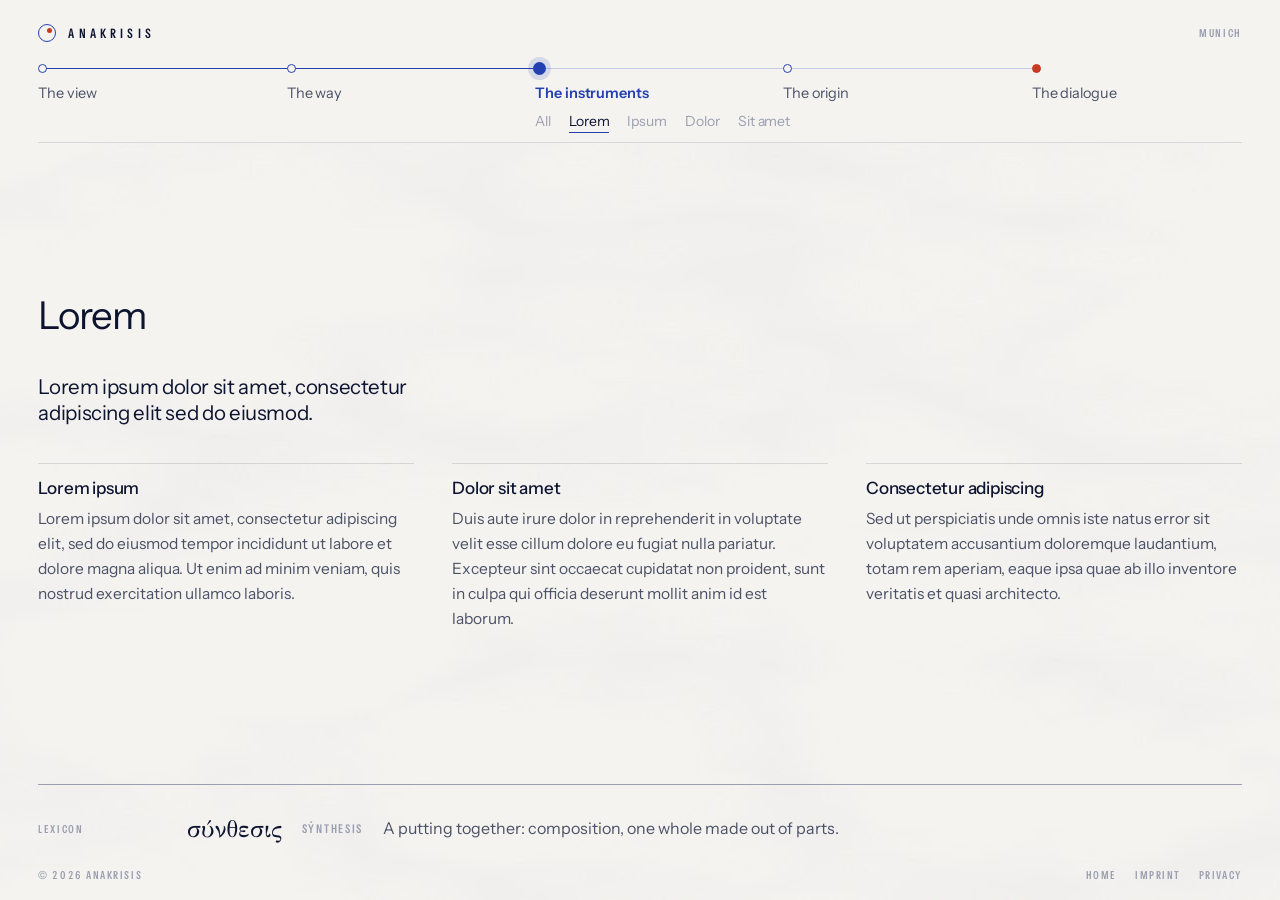
<file: the-instruments/lorem/index.html>
<!doctype html>
<html lang="en">
<head>
<meta charset="utf-8">
<meta name="viewport" content="width=device-width, initial-scale=1">
<title>Lorem — Anakrisis</title>
<meta name="description" content="Anakrisis — lorem ipsum dolor sit amet, consectetur adipiscing elit.">
<meta property="og:type" content="website">
<meta property="og:title" content="Lorem — Anakrisis">
<meta property="og:description" content="Anakrisis — lorem ipsum dolor sit amet, consectetur adipiscing elit.">
<meta property="og:image" content="https://www.anakrisis.eu/assets/img/og-image.png">
<meta name="twitter:card" content="summary_large_image">
<link rel="icon" href="../../assets/img/favicon.svg" type="image/svg+xml">
<link rel="stylesheet" href="../../assets/css/site.css">
<script src="../../assets/js/site.js" defer></script>
</head>
<body class="page">
<div class="top">
  <div class="hdr">
    <a class="mark" href="../../" aria-label="Anakrisis, home"><span class="lens"></span>Anakrisis</a>
    <span class="lab">Munich</span>
  </div>
  <nav class="trail" aria-label="Sections" style="--k:3">
    <span class="rail" aria-hidden="true"></span>
    <span class="walk" aria-hidden="true"></span>
    <a href="../../the-view/">The view</a>
    <a href="../../the-way/">The way</a>
    <a href="../../the-instruments/" aria-current="page">The instruments</a>
    <a href="../../the-origin/">The origin</a>
    <a href="../../the-dialogue/" class="end">The dialogue</a>
    <span class="here" aria-hidden="true"></span>
  </nav>
  <nav class="sub" aria-label="Instruments"><div>
    <a href="../">All</a>
    <a href="../lorem/" aria-current="page">Lorem</a>
    <a href="../ipsum/">Ipsum</a>
    <a href="../dolor/">Dolor</a>
    <a href="../sit-amet/">Sit amet</a>
  </div></nav>
</div>

<main>
  <div class="grid">
    <div class="col-head">
      <h1 class="title" style="view-transition-name:inst-lorem">Lorem</h1>
    </div>
    <div class="col-text">
      <p class="lead">Lorem ipsum dolor sit amet, consectetur adipiscing elit sed do eiusmod.</p>
      <div class="body sections">
        <h2>Lorem ipsum</h2>
        <p>Lorem ipsum dolor sit amet, consectetur adipiscing elit, sed do eiusmod tempor incididunt ut labore et dolore magna aliqua. Ut enim ad minim veniam, quis nostrud exercitation ullamco laboris.</p>
        <h2>Dolor sit amet</h2>
        <p>Duis aute irure dolor in reprehenderit in voluptate velit esse cillum dolore eu fugiat nulla pariatur. Excepteur sint occaecat cupidatat non proident, sunt in culpa qui officia deserunt mollit anim id est laborum.</p>
        <h2>Consectetur adipiscing</h2>
        <p>Sed ut perspiciatis unde omnis iste natus error sit voluptatem accusantium doloremque laudantium, totam rem aperiam, eaque ipsa quae ab illo inventore veritatis et quasi architecto.</p>
      </div>
    </div>
  </div>
</main>

<footer class="site-foot">
  <div class="lex" id="lex">
    <span class="lex-bar" id="lex-bar" aria-hidden="true"></span>
    <span class="lab">Lexicon</span>
    <div class="lex-stage" id="lex-stage"></div>
  </div>
  <div class="legal lab">
    <span>© <span data-year>2026</span> Anakrisis</span>
    <nav aria-label="Site"><a href="../../">Home</a><a href="../../imprint/">Imprint</a><a href="../../privacy/">Privacy</a></nav>
  </div>
</footer>
</body>
</html>
</file>
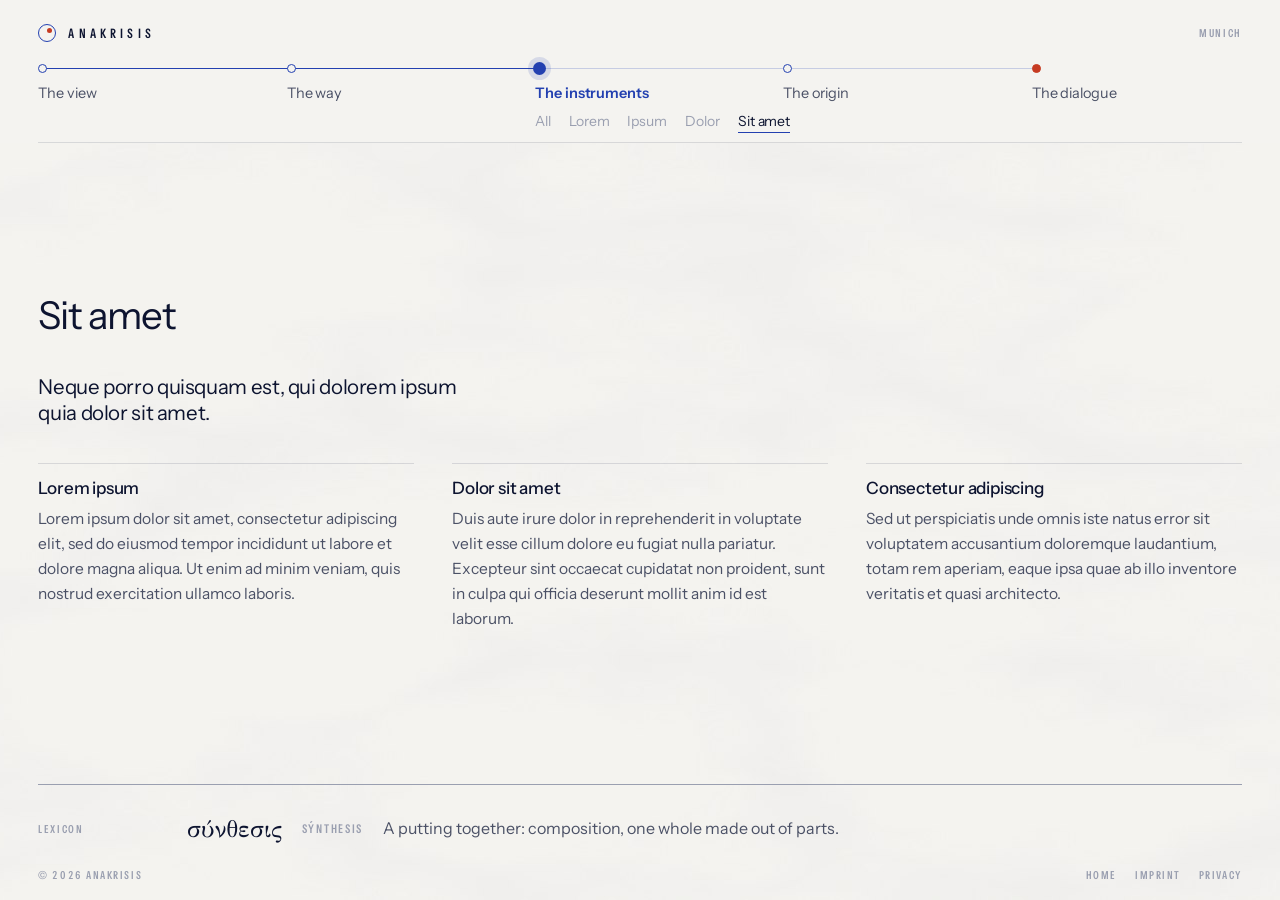
<file: the-instruments/sit-amet/index.html>
<!doctype html>
<html lang="en">
<head>
<meta charset="utf-8">
<meta name="viewport" content="width=device-width, initial-scale=1">
<title>Sit amet — Anakrisis</title>
<meta name="description" content="Anakrisis — lorem ipsum dolor sit amet, consectetur adipiscing elit.">
<meta property="og:type" content="website">
<meta property="og:title" content="Sit amet — Anakrisis">
<meta property="og:description" content="Anakrisis — lorem ipsum dolor sit amet, consectetur adipiscing elit.">
<meta property="og:image" content="https://www.anakrisis.eu/assets/img/og-image.png">
<meta name="twitter:card" content="summary_large_image">
<link rel="icon" href="../../assets/img/favicon.svg" type="image/svg+xml">
<link rel="stylesheet" href="../../assets/css/site.css">
<script src="../../assets/js/site.js" defer></script>
</head>
<body class="page">
<div class="top">
  <div class="hdr">
    <a class="mark" href="../../" aria-label="Anakrisis, home"><span class="lens"></span>Anakrisis</a>
    <span class="lab">Munich</span>
  </div>
  <nav class="trail" aria-label="Sections" style="--k:3">
    <span class="rail" aria-hidden="true"></span>
    <span class="walk" aria-hidden="true"></span>
    <a href="../../the-view/">The view</a>
    <a href="../../the-way/">The way</a>
    <a href="../../the-instruments/" aria-current="page">The instruments</a>
    <a href="../../the-origin/">The origin</a>
    <a href="../../the-dialogue/" class="end">The dialogue</a>
    <span class="here" aria-hidden="true"></span>
  </nav>
  <nav class="sub" aria-label="Instruments"><div>
    <a href="../">All</a>
    <a href="../lorem/">Lorem</a>
    <a href="../ipsum/">Ipsum</a>
    <a href="../dolor/">Dolor</a>
    <a href="../sit-amet/" aria-current="page">Sit amet</a>
  </div></nav>
</div>

<main>
  <div class="grid">
    <div class="col-head">
      <h1 class="title" style="view-transition-name:inst-sit-amet">Sit amet</h1>
    </div>
    <div class="col-text">
      <p class="lead">Neque porro quisquam est, qui dolorem ipsum quia dolor sit amet.</p>
      <div class="body sections">
        <h2>Lorem ipsum</h2>
        <p>Lorem ipsum dolor sit amet, consectetur adipiscing elit, sed do eiusmod tempor incididunt ut labore et dolore magna aliqua. Ut enim ad minim veniam, quis nostrud exercitation ullamco laboris.</p>
        <h2>Dolor sit amet</h2>
        <p>Duis aute irure dolor in reprehenderit in voluptate velit esse cillum dolore eu fugiat nulla pariatur. Excepteur sint occaecat cupidatat non proident, sunt in culpa qui officia deserunt mollit anim id est laborum.</p>
        <h2>Consectetur adipiscing</h2>
        <p>Sed ut perspiciatis unde omnis iste natus error sit voluptatem accusantium doloremque laudantium, totam rem aperiam, eaque ipsa quae ab illo inventore veritatis et quasi architecto.</p>
      </div>
    </div>
  </div>
</main>

<footer class="site-foot">
  <div class="lex" id="lex">
    <span class="lex-bar" id="lex-bar" aria-hidden="true"></span>
    <span class="lab">Lexicon</span>
    <div class="lex-stage" id="lex-stage"></div>
  </div>
  <div class="legal lab">
    <span>© <span data-year>2026</span> Anakrisis</span>
    <nav aria-label="Site"><a href="../../">Home</a><a href="../../imprint/">Imprint</a><a href="../../privacy/">Privacy</a></nav>
  </div>
</footer>
</body>
</html>
</file>
<file: assets/css/site.css>
/* ==========================================================================
   ANAKRISIS — site stylesheet
   Palette: Lapis & Cinabro · Type: Instrument Sans (+ GFS Didot for Greek)
   Rule of the system: lapis = understanding, cinabro = decision (rare).
   ========================================================================== */

/* ---------- fonts ----------------------------------------------------------
   Self-hosted (GDPR, see README): no request leaves the site.
   Instrument Sans is split into latin + latin-ext (loaded only when needed,
   e.g. for transliterations like "ē"); GFS Didot is the full font, because
   polytonic Greek (ἀ, ὁ…) is missing from the usual Greek subsets.          */
@font-face{
  font-family:"Anakrisis Sans";
  src:url("../fonts/InstrumentSans-Variable.woff2") format("woff2");
  font-weight:400 700;font-stretch:75% 100%;font-style:normal;font-display:swap;
  unicode-range:U+0000-00FF,U+0131,U+0152-0153,U+02BB-02BC,U+02C6,U+02DA,U+02DC,U+0304,U+0308,U+0329,U+2000-206F,U+20AC,U+2122,U+2191,U+2193,U+2212,U+2215,U+FEFF,U+FFFD;
}
@font-face{
  font-family:"Anakrisis Sans";
  src:url("../fonts/InstrumentSans-Variable-LatinExt.woff2") format("woff2");
  font-weight:400 700;font-stretch:75% 100%;font-style:normal;font-display:swap;
  unicode-range:U+0100-02AF,U+0304,U+0308,U+0329,U+1E00-1E9F,U+1EF2-1EFF,U+2020,U+20A0-20AB,U+20AD-20C0,U+2113,U+2C60-2C7F,U+A720-A7FF;
}
@font-face{
  font-family:"Anakrisis Greek";
  src:url("../fonts/GFSDidot-Regular.woff2") format("woff2");
  font-weight:400;font-style:normal;font-display:swap;
}

/* ---------- tokens ---------- */
:root{
  --bg:#F4F3F0;          /* marmo: the field            */
  --ink:#0D1430;         /* inchiostro: order           */
  --ink-2:#4B5166;       /* secondary text              */
  --ink-3:#9A9FB0;       /* labels, inactive            */
  --rule:rgba(13,20,48,.12);
  --lapis:#2340B0;       /* understanding               */
  --cin:#C63B22;         /* decision — one per screen   */
  --f:"Anakrisis Sans","Instrument Sans",Helvetica,Arial,sans-serif;
  --gr:"Anakrisis Greek","GFS Didot","Didot",Georgia,serif;
  --g:clamp(18px,3vw,48px);
  --ease:cubic-bezier(.2,.8,.2,1);
}

/* ---------- base ---------- */
*,*::before,*::after{box-sizing:border-box}
*{margin:0;padding:0}
html{-webkit-text-size-adjust:100%}
body{font-family:var(--f);color:var(--ink);background:var(--bg);font-feature-settings:"tnum"}
body::before{ /* faint marble veining, pre-rendered (a live SVG filter made page changes stutter) */
  content:"";position:fixed;inset:0;pointer-events:none;z-index:-1;
  background:url("../img/marble.jpg") center/cover;
}
a{color:inherit;text-decoration:none}
button{font:inherit;color:inherit;background:none;border:0;cursor:pointer}
img{display:block;max-width:100%;height:auto}
:focus-visible{outline:2px solid var(--lapis);outline-offset:3px}
.lab{font-stretch:75%;font-weight:600;font-size:11px;letter-spacing:.14em;text-transform:uppercase;color:var(--ink-3)}
.sr-only{position:absolute;width:1px;height:1px;overflow:hidden;clip:rect(0 0 0 0);white-space:nowrap}

/* ---------- mark ---------- */
.mark{display:inline-flex;align-items:center;gap:12px;font-stretch:75%;font-weight:600;font-size:13px;letter-spacing:.32em;text-transform:uppercase}
.lens{width:18px;height:18px;border:1.5px solid var(--lapis);border-radius:50%;position:relative;flex:none}
.lens::after{content:"";position:absolute;width:5px;height:5px;border-radius:50%;background:var(--cin);left:8px;top:3px}
.hdr{display:flex;align-items:center;justify-content:space-between;gap:16px}

/* ==========================================================================
   HOME — one screen: thesis + the line
   ========================================================================== */
body.home{display:grid;grid-template-rows:auto 1fr auto;height:100dvh;overflow:hidden}
.home .hdr{padding:24px var(--g) 0}
.home main{display:flex;flex-direction:column;justify-content:center;gap:clamp(40px,11vh,130px);padding:clamp(20px,4vh,48px) var(--g) clamp(24px,5vh,56px);min-height:0}

.thesis{display:grid;grid-template-columns:repeat(12,minmax(0,1fr));column-gap:var(--g);align-items:end}
.thesis .st{grid-column:1 / 9;font-weight:400;font-size:clamp(26px,2.6vw,40px);line-height:1.15;letter-spacing:-.024em;max-width:20em}
.thesis .p{grid-column:9 / 13;font-size:15px;line-height:1.62;color:var(--ink-2);padding-bottom:.4em}
em.k,.st em,.title em{font-style:normal;color:var(--lapis)}

.path{position:relative;display:grid;grid-template-columns:repeat(5,minmax(0,1fr));column-gap:var(--g)}
.path .line{position:absolute;left:0;top:0;height:1.5px;background:var(--lapis);width:calc((100% - 4 * var(--g)) / 5 * 4 + 4 * var(--g));transform-origin:left}
.stn{position:relative;padding-top:26px;min-width:0}
.stn::before{content:"";position:absolute;left:0;top:-4.5px;width:10px;height:10px;border-radius:50%;background:var(--bg);border:1.5px solid var(--lapis);transition:background .3s}
.stn:hover::before{background:var(--lapis)}
.stn.end::before{background:var(--cin);border-color:var(--cin);width:12px;height:12px;top:-5.5px}
.go{display:inline-flex;align-items:baseline;gap:10px;margin-bottom:14px;font-weight:500;font-size:clamp(21px,1.8vw,28px);line-height:1.1;letter-spacing:-.022em;color:var(--ink);transition:color .3s}
.go span{color:var(--lapis);font-weight:400;transition:transform .35s var(--ease)}
.stn:hover .go{color:var(--lapis)}
.stn:hover .go span{transform:translateX(5px)}
.go.wide::after{content:"";position:absolute;inset:-12px -10px;z-index:1}
.stn:has(.go.wide){cursor:pointer}
.s1{font-size:clamp(15px,1.1vw,17px);line-height:1.4;letter-spacing:-.012em;max-width:16em;text-decoration:underline;text-decoration-color:transparent;text-decoration-thickness:1.5px;text-underline-offset:4px;transition:text-decoration-color .3s}
.stn:has(.go.wide):hover .s1{text-decoration-color:var(--lapis)}
.s2{font-size:14px;line-height:1.55;color:var(--ink-2);margin-top:10px;max-width:20em}
.names{display:flex;flex-wrap:wrap;gap:2px 14px;font-size:clamp(15px,1.1vw,17px);letter-spacing:-.012em;position:relative;z-index:2}
.names a{color:var(--ink-3);transition:color .3s;position:relative}
.names a.on{color:var(--ink)}
.names a.on::after{content:"";position:absolute;left:0;right:0;bottom:-1px;height:1.5px;background:var(--lapis)}

/* send button (the dialogue) */
.send span{display:inline-block;margin-left:6px;transition:transform .35s var(--ease)}
.send:hover{color:var(--cin)}
.send:hover span{transform:translateX(4px)}

/* opening: the line is drawn, the stations follow */
.anim .thesis{animation:fade .9s .1s both}
.anim .path .line{animation:draw 1.6s .5s cubic-bezier(.6,0,.2,1) both}
.anim .stn{animation:fade .7s both}
.anim .stn:nth-child(2){animation-delay:.6s}
.anim .stn:nth-child(3){animation-delay:.92s}
.anim .stn:nth-child(4){animation-delay:1.24s}
.anim .stn:nth-child(5){animation-delay:1.56s}
.anim .stn:nth-child(6){animation-delay:1.9s}
@keyframes draw{from{transform:scaleX(0)}to{transform:scaleX(1)}}
@keyframes fade{from{opacity:0;transform:translateY(6px)}to{opacity:1;transform:none}}

/* ==========================================================================
   INNER PAGES — the line becomes the navigation; one screen on desktop
   ========================================================================== */
body.page{display:grid;grid-template-rows:auto 1fr auto;grid-template-columns:minmax(0,1fr);min-height:100dvh}
.top{position:sticky;top:0;z-index:10;background:var(--bg);padding:24px var(--g) 0}

/* the trail: the five stations, the path walked so far stays lapis */
.trail{position:relative;display:grid;grid-template-columns:repeat(5,minmax(0,1fr));column-gap:var(--g);margin-top:22px;padding-bottom:14px;border-bottom:1px solid var(--rule)}
/* --k = current station (1 view … 5 dialogue); --col = one column, --x = where station k starts */
.trail{--col:calc((100% - 4 * var(--g)) / 5);--x:calc(max(var(--k,1) - 1,0) * (var(--col) + var(--g)))}
.trail .rail,.trail .walk{position:absolute;left:4px;top:3.75px;height:1.5px}
.trail .rail{width:calc(100% - var(--col));background:rgba(35,64,176,.22)}
.trail .walk{width:var(--x);background:var(--lapis)}
.trail .here{position:absolute;z-index:2;left:calc(var(--x) - 2px);top:-2px;width:13px;height:13px;border-radius:50%;background:var(--lapis);box-shadow:0 0 0 5px rgba(35,64,176,.14)}
.trail[style*="--k:5"] .here{background:var(--cin);box-shadow:0 0 0 5px rgba(198,59,34,.14)}
.trail a{position:relative;display:flex;align-items:baseline;gap:8px;padding-top:20px;font-size:14.5px;letter-spacing:-.005em;color:var(--ink-2);white-space:nowrap;transition:color .3s}
.trail a::before{content:"";position:absolute;left:0;top:0;width:9px;height:9px;border-radius:50%;background:var(--bg);border:1.5px solid var(--lapis);z-index:1;transition:background .3s}
.trail a:hover{color:var(--lapis)}
.trail a:hover::before{background:var(--lapis)}
.trail a[aria-current]{color:var(--lapis);font-weight:600}
.trail a.end::before{background:var(--cin);border-color:var(--cin)}

/* inside The instruments: the four instruments, under their station */
.trail:has(+ .sub){border-bottom:0;padding-bottom:10px}
.sub{display:grid;grid-template-columns:repeat(5,minmax(0,1fr));column-gap:var(--g);padding-bottom:12px;border-bottom:1px solid var(--rule)}
.sub div{grid-column:3 / 6;display:flex;flex-wrap:wrap;gap:4px 18px;font-size:14px;letter-spacing:-.005em}
.sub a{position:relative;color:var(--ink-3);transition:color .3s}
.sub a:hover{color:var(--lapis)}
.sub a[aria-current]{color:var(--ink)}
.sub a[aria-current]::after{content:"";position:absolute;left:0;right:0;bottom:-3px;height:1.5px;background:var(--lapis)}

.page main{display:flex;flex-direction:column;justify-content:center;padding:clamp(24px,4vh,56px) var(--g)}
.grid{display:grid;grid-template-columns:repeat(12,minmax(0,1fr));column-gap:var(--g)}
.title{width:fit-content;font-weight:400;font-size:clamp(30px,3vw,48px);line-height:1.1;letter-spacing:-.028em;max-width:18em}
.lead{font-weight:400;font-size:clamp(19px,1.6vw,24px);line-height:1.3;letter-spacing:-.018em;max-width:22em;margin-top:clamp(20px,3vh,32px)}
.body{max-width:36em;margin-top:20px}
.body p{font-size:15.5px;line-height:1.62;color:var(--ink-2)}
.body p + p{margin-top:.9em}
.body h2{font-weight:500;font-size:17px;letter-spacing:-.012em;color:var(--ink);margin:26px 0 8px;padding-top:14px;border-top:1px solid var(--rule)}
.body h2:first-child{margin-top:0}
/* privacy notice: the full width in newspaper columns, small type, one screen on desktop */
.col-text > .body.legal-text:first-child{grid-column:1 / -1;max-width:none;column-count:4;column-gap:var(--g);column-rule:1px solid var(--rule)}
.body.legal-text p{font-size:12.5px;line-height:1.5}
.body.legal-text p + p{margin-top:.6em}
.body.legal-text h2{font-size:13.5px;margin:16px 0 4px;padding-top:0;border-top:0;break-after:avoid}
.body.legal-text h2:first-of-type{margin-top:12px}
.page:has(.legal-text) .title{font-size:clamp(26px,2.2vw,34px)}
.page:has(.legal-text) .col-text{margin-top:clamp(16px,2.5vh,28px)}
@media (max-width:1200px){.col-text > .body.legal-text:first-child{column-count:3}}
@media (min-width:901px) and (max-height:820px){
  .body.legal-text p{font-size:12px;line-height:1.45}
  .body.legal-text h2{font-size:13px;margin-top:12px}
  .page:has(.legal-text) main{padding-top:16px;padding-bottom:16px}
}
@media (min-width:1240px) and (max-height:820px){.col-text > .body.legal-text:first-child{column-count:5}}
.body.legal-text a{color:var(--ink);text-decoration:underline;text-decoration-color:var(--ink-3);text-underline-offset:3px}
.body.legal-text a:hover{color:var(--lapis);text-decoration-color:var(--lapis)}
.body.legal-text b{font-weight:600;color:var(--ink)}
.body .sel{color:var(--ink);background:linear-gradient(transparent 58%,rgba(35,64,176,.12) 58%)}

/* standard text page: everything starts on the same left edge;
   title on top, then lead and text side by side */
.col-head{grid-column:1 / -1}
.col-text{grid-column:1 / -1;display:grid;grid-template-columns:repeat(12,minmax(0,1fr));column-gap:var(--g);align-items:start;margin-top:clamp(24px,4vh,44px)}
.col-text > .lead{grid-column:1 / 6;margin-top:0}
.col-text > .body{grid-column:7 / 13;margin-top:0}
.col-text > .body:first-child{grid-column:1 / 8}
/* instrument page: its sections side by side under the lead */
.col-text > .lead:has(+ .sections){grid-column:1 / 8}
.col-text > .sections{grid-column:1 / -1;max-width:none;margin-top:clamp(24px,4vh,44px);display:grid;grid-template-rows:auto auto;grid-auto-flow:column;grid-auto-columns:minmax(0,1fr);column-gap:var(--g)}
.sections h2{margin:0 0 8px}

/* the origin */
.portrait{grid-column:1 / 4;align-self:start;justify-self:start;width:100%;max-width:240px}
/* kept small on purpose: the source is 816px wide, so it stays sharp even on 3x screens */
.portrait img{width:100%}
.portrait figcaption{display:flex;justify-content:space-between;align-items:baseline;gap:12px;padding-top:10px;border-top:1px solid var(--rule);margin-top:10px}
.portrait figcaption b{font-weight:500;font-size:15px;letter-spacing:-.01em}
/* the origin text: name on top, then lead and text side by side, as on the other pages */
/* stretched to the portrait's height; the caption's height is left free so the text ends with the photo */
.col-side{grid-column:4 / 13;display:grid;grid-template-columns:subgrid;grid-template-rows:auto auto 1fr auto;padding-bottom:42px}
.col-side > .greek-xl,.col-side > .translit{grid-column:1 / -1}
.col-side > .lead{grid-column:1 / 5;grid-row:4;margin-top:clamp(24px,4vh,44px)}
.col-side > .body{grid-column:5 / -1;grid-row:4;margin-top:clamp(24px,4vh,44px)}
.greek-xl{font-family:var(--gr);font-size:clamp(40px,3.6vw,58px);line-height:1;margin-top:-.08em}
.translit{display:block;margin-top:10px}

/* instruments overview */
.inst-grid{grid-column:1 / -1;display:grid;grid-template-columns:repeat(4,minmax(0,1fr));column-gap:var(--g);margin-top:clamp(28px,5vh,52px)}
.inst{display:block;padding:20px 0 22px;border-top:1px solid var(--rule)}
.inst h2{width:fit-content;font-weight:400;font-size:clamp(22px,2vw,30px);letter-spacing:-.026em;line-height:1.05}
.inst p{font-size:14.5px;line-height:1.55;color:var(--ink-2);margin-top:8px;max-width:22em}
.inst .more{display:inline-flex;gap:8px;margin-top:12px;font-size:15px;color:var(--ink)}
.inst .more span{color:var(--lapis);transition:transform .35s var(--ease)}
.inst:hover h2,.inst:hover .more{color:var(--lapis)}
.inst:hover .more span{transform:translateX(5px)}

/* the dialogue: form */
.form{grid-column:1 / 9;margin-top:clamp(20px,3vh,36px);display:grid;grid-template-columns:1fr 1fr;gap:0 var(--g)}
.field{display:block;border-bottom:1.5px solid var(--ink-3);padding:14px 0 4px;transition:border-color .3s}
.field:focus-within{border-color:var(--lapis)}
.field.full{grid-column:1 / -1}
.field input,.field textarea{display:block;width:100%;font:inherit;font-size:clamp(16px,1.3vw,19px);letter-spacing:-.01em;color:var(--ink);background:transparent;border:0;padding:6px 0 3px;outline:none;resize:vertical}
.field textarea{min-height:56px;line-height:1.5}
.form-end{grid-column:1 / -1;display:flex;justify-content:space-between;align-items:baseline;gap:20px;flex-wrap:wrap;margin-top:18px}
.form-end p{font-size:13px;color:var(--ink-3);max-width:34em}
.form-end p a{text-decoration:underline;text-underline-offset:3px}
.send{font-size:clamp(20px,1.8vw,26px);letter-spacing:-.02em;color:var(--ink);transition:color .3s;display:inline-flex;align-items:baseline}
.send span{color:var(--cin)}
.thanks{grid-column:1 / 9;margin-top:40px;font-size:clamp(20px,1.8vw,26px);letter-spacing:-.02em}
.thanks[hidden]{display:none}

/* ==========================================================================
   FOOTER — lexicon + legal
   ========================================================================== */
.site-foot{padding:0 var(--g) 18px}
.lex{position:relative;border-top:1px solid var(--rule);display:grid;grid-template-columns:110px 1fr;gap:var(--g);align-items:center;padding-top:14px;min-height:74px}
.lex-bar{position:absolute;left:0;top:-1px;height:1px;width:0;background:var(--ink-3)}
.lex-stage{position:relative;height:52px;overflow:hidden}
.lx{position:absolute;inset:0;display:flex;align-items:center;gap:20px;opacity:0;transform:translateY(14px);transition:opacity .6s,transform .8s var(--ease)}
.lx.on{opacity:1;transform:none}
.lx.out{opacity:0;transform:translateY(-14px)}
.lx .g{font-family:var(--gr);font-size:24px;line-height:1;white-space:nowrap}
.lx .t{white-space:nowrap;font-size:12px}
.lx .m{font-size:16px;line-height:1.45;color:var(--ink-2)}
.legal{display:flex;justify-content:space-between;gap:16px;margin-top:10px}
.legal nav{display:flex;gap:18px}
.legal a:hover{color:var(--lapis)}

/* ==========================================================================
   SMALL SCREENS
   ========================================================================== */
@media (max-width:900px){
  body.home{height:auto;overflow:auto;display:block}
  .home main{padding-top:40px;gap:48px}
  .thesis .st,.thesis .p{grid-column:1 / -1}
  .thesis .p{margin-top:16px}
  .path{grid-template-columns:1fr;row-gap:36px;padding-left:28px}
  .path .line{display:none}
  .stn:not(.end)::after{content:"";position:absolute;left:-24px;top:9px;bottom:-40px;width:1.5px;background:var(--lapis)}
  .stn{padding-top:0}
  .stn::before{left:-28px;top:2px}
  .stn.end::before{left:-29px;top:1px}

  .trail{display:flex;gap:22px;overflow-x:auto;scrollbar-width:none;padding-top:2px}
  .trail::-webkit-scrollbar{display:none}
  .trail a{padding-top:0;padding-bottom:6px}
  .trail a::before,.trail .rail,.trail .walk,.trail .here{display:none}
  .trail a.end{margin-right:24px}
  .trail a[aria-current]{box-shadow:inset 0 -2.5px 0 var(--lapis)}
  .sub{display:block;padding-top:10px}
  .sub div{flex-wrap:nowrap;overflow-x:auto;scrollbar-width:none}

  body.page{display:block}
  .page main{display:block;padding-top:36px}
  .col-head,.col-text,.col-side,.portrait,.form,.thanks{grid-column:1 / -1}
  .col-text{display:block}
  .col-text > .lead,.col-text > .body{margin-top:20px}
  .col-text > .body.legal-text:first-child{column-count:1;column-rule:0;padding-bottom:40px}
  .body.legal-text p{font-size:14px}
  .portrait{max-width:240px}
  .col-side{margin-top:40px;display:block;padding-bottom:0}
  .col-side > .lead,.col-side > .body{margin-top:20px}
  .inst-grid{grid-template-columns:1fr}
  .form{grid-template-columns:1fr}

  .lex{grid-template-columns:1fr}
  .lex > .lab{display:none}
  .lex-stage{height:76px}
  .lx{flex-direction:column;align-items:flex-start;justify-content:center;gap:4px}
  .lx .g{font-size:21px}
  .lx .t{display:none}
  .lx .m{font-size:14.5px}
}
/* ==========================================================================
   PAGE TRANSITIONS — the line of the home becomes the trail and back
   (cross-document View Transitions; browsers without them just change page)
   ========================================================================== */
@view-transition{navigation:auto}
:root{--vt:.72s;--vt-ease:cubic-bezier(.4,0,.2,1)}
.mark{view-transition-name:mark}
.site-foot{view-transition-name:foot}
.hdr > .lab{view-transition-name:city}
.sub{view-transition-name:subnav}
.path .line,.trail .walk{view-transition-name:walk}
.trail .rail{view-transition-name:rail}
.trail .here{view-transition-name:here}
.go[href$="the-view/"],.trail a[href$="the-view/"]{view-transition-name:st-view}
.go[href$="the-way/"],.trail a[href$="the-way/"]{view-transition-name:st-way}
.go[href$="the-instruments/"],.trail a[href$="the-instruments/"]{view-transition-name:st-instruments}
.go[href$="the-origin/"],.trail a[href$="the-origin/"]{view-transition-name:st-origin}
.go[href$="the-dialogue/"],.trail a[href$="the-dialogue/"]{view-transition-name:st-dialogue}

/* everything that moves shares the same duration and curve */
::view-transition-group(*){animation-duration:var(--vt);animation-timing-function:var(--vt-ease)}
/* the content leaves first, the new content arrives as the line settles: no double exposure */
::view-transition-old(root),::view-transition-old(*):only-child{animation:vt-out calc(var(--vt) * .35) ease-out both}
::view-transition-new(root),::view-transition-new(*):only-child{animation:vt-in calc(var(--vt) * .65) calc(var(--vt) * .35) var(--vt-ease) both}
/* the line stretches like a line (no crossfade, no thickening) */
::view-transition-old(walk){animation:none;opacity:0}
::view-transition-new(walk){animation:none;height:100%}
@keyframes vt-out{to{opacity:0}}
@keyframes vt-in{from{opacity:0;transform:translateY(8px)}}
@media (prefers-reduced-motion:reduce){
  ::view-transition-group(*),::view-transition-old(*),::view-transition-new(*){animation:none!important}
}

/* short desktop screens: keep each inner page on one screen */
@media (min-width:901px) and (max-height:820px){
  .top{padding-top:18px}
  .trail{margin-top:16px;padding-bottom:12px}
  .title{font-size:clamp(28px,2.6vw,40px)}
  .lead{font-size:clamp(18px,1.4vw,21px)}
  .body p{font-size:15px;line-height:1.55}
  .inst{padding:14px 0 16px}
  .inst p{margin-top:6px}
  .field{padding-top:10px}
  .form-end{margin-top:14px}
  .lex{min-height:58px;padding-top:8px}
  .legal{margin-top:4px}
  .site-foot{padding-bottom:12px}
}
@media (prefers-reduced-motion:reduce){*{animation:none!important;transition:none!important}}
</file>
